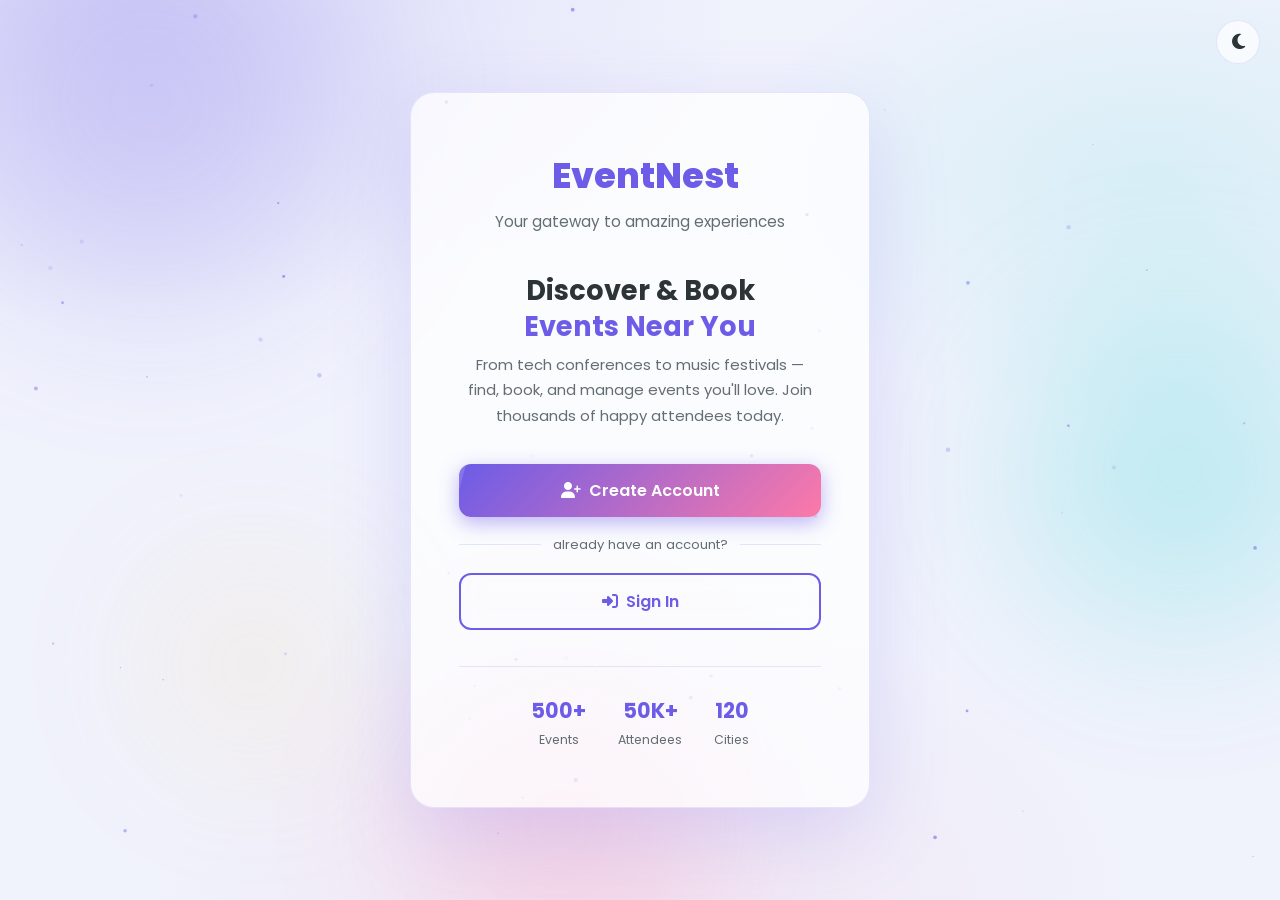
<file: index.html>
<!DOCTYPE html>
<html lang="en">
<head>
<meta charset="UTF-8">
<meta name="viewport" content="width=device-width, initial-scale=1.0">
<title>EventNest - Discover & Book Amazing Events</title>
<link rel="stylesheet" href="css/style.css">
<link rel="stylesheet" href="https://cdnjs.cloudflare.com/ajax/libs/font-awesome/6.5.1/css/all.min.css">
<link rel="preconnect" href="https://fonts.googleapis.com">
<link href="https://fonts.googleapis.com/css2?family=Poppins:wght@300;400;500;600;700;800&display=swap" rel="stylesheet">
</head>
<body>

<!-- ANIMATED BACKGROUND -->
<div class="orb-canvas">
  <div class="orb orb-1"></div>
  <div class="orb orb-2"></div>
  <div class="orb orb-3"></div>
  <div class="orb orb-4"></div>
</div>

<canvas id="particles"></canvas>

<!-- NAVBAR -->
<nav class="navbar" id="navbar">
  <div class="container">
    <a href="index.html" class="logo"><i class="fas fa-calendar-star"></i> EventNest</a>
    <ul class="nav-menu" id="navMenu">
      <li><a href="index.html" class="active">Home</a></li>
      <li><a href="events.html">Events</a></li>
      <li><a href="categories.html">Categories</a></li>
      <li><a href="my-bookings.html">My Bookings</a></li>
    </ul>
        <div style="display:flex; align-items:center; gap: 14px;">
      <button class="theme-toggle" aria-label="Toggle theme"><i class="fas fa-moon"></i></button>
      <div class="user-menu-wrap" id="userMenuWrap"></div>
      <button class="hamburger" id="hamburger" aria-label="Menu"><span></span><span></span><span></span></button>
    </div>
  </div>
</nav>

<!-- HERO -->
<section class="hero">
  <div class="hero-bg-shapes">
    <div class="hero-shape hero-shape-1"></div>
    <div class="hero-shape hero-shape-2"></div>
    <div class="hero-shape hero-shape-3"></div>
  </div>
  <div class="container">
    <div class="hero-content">
      <div class="hero-badge"><i class="fas fa-fire"></i> 500+ Live Events This Month</div>
      <h1>
        <span class="line">Discover &amp; Book</span>
        <span class="line"><span>Amazing Events</span></span>
        <span class="line">Near You</span>
      </h1>
      <p>From tech conferences to music festivals — find experiences that matter to you and book your spot in just a few clicks.</p>
      <div class="hero-actions">
        <a href="events.html" class="btn btn-primary"><i class="fas fa-compass"></i> Explore Events</a>
      </div>
      <div class="hero-stats">
        <div class="stat-box"><h3 class="counter" data-target="500">0</h3><p>Events Hosted</p></div>
        <div class="stat-box"><h3 class="counter" data-target="50000" data-suffix="K+">0</h3><p>Happy Attendees</p></div>
        <div class="stat-box"><h3 class="counter" data-target="120">0</h3><p>Cities Covered</p></div>
      </div>
    </div>
    <div class="hero-image">
      <div class="hero-image-wrap">
        <img src="https://images.unsplash.com/photo-1492684223066-81342ee5ff30?w=900&q=80" alt="Event crowd">
        <div class="hero-float-card card-1">
          <i class="fas fa-ticket"></i>
          <div><div style="font-size:0.78rem;color:var(--text-muted)">Just booked</div><div>DevConf 2026</div></div>
        </div>
        <div class="hero-float-card card-2">
          <i class="fas fa-star" style="color:#fdcb6e"></i>
          <div><div style="font-size:0.78rem;color:var(--text-muted)">Rated</div><div>4.9 / 5.0</div></div>
        </div>
      </div>
    </div>
  </div>
</section>

<!-- FEATURED EVENTS -->
<section class="section">
  <div class="container">
    <div class="section-header reveal">
      <div class="eyebrow">✦ Handpicked for You</div>
      <h2>Featured <span>Events</span></h2>
      <p>Hand-picked experiences you don't want to miss out on this season.</p>
    </div>
    <div class="events-grid" id="featuredEvents"></div>
    <div class="text-center mt-2 reveal">
      <a href="events.html" class="btn btn-outline"><i class="fas fa-arrow-right"></i> View All Events</a>
    </div>
  </div>
</section>

<!-- CATEGORIES SECTION -->
<section class="section" style="padding-top:0;">
  <div class="container">
    <div class="section-header reveal">
      <div class="eyebrow">✦ Browse by Type</div>
      <h2>Event <span>Categories</span></h2>
      <p>Pick a category and discover events tailored to your interests.</p>
    </div>
    <div style="display:grid;grid-template-columns:repeat(auto-fill,minmax(150px,1fr));gap:16px;" id="homeCategoryCards"></div>
    <div class="text-center mt-2 reveal">
      <a href="categories.html" class="btn btn-outline"><i class="fas fa-grid-2"></i> View All Categories</a>
    </div>
  </div>
</section>

<!-- WHY CHOOSE US -->
<section class="section" style="padding-top:0;">
  <div class="container">
    <div class="section-header reveal">
      <div class="eyebrow">✦ Why EventNest</div>
      <h2>Everything You <span>Need</span></h2>
      <p>We make event discovery and booking simple, fast, and enjoyable.</p>
    </div>
    <div class="events-grid">
      <div class="feature-card reveal">
        <div class="feature-icon"><i class="fas fa-bolt"></i></div>
        <h3>Instant Booking</h3>
        <p>Book your tickets in seconds with our streamlined checkout process.</p>
      </div>
      <div class="feature-card reveal">
        <div class="feature-icon" style="background: linear-gradient(135deg, var(--secondary), #00b894)"><i class="fas fa-shield-halved"></i></div>
        <h3>Secure &amp; Reliable</h3>
        <p>Your data stays safe with secure local storage and validated forms.</p>
      </div>
      <div class="feature-card reveal">
        <div class="feature-icon" style="background: linear-gradient(135deg, var(--accent), #e84393)"><i class="fas fa-tags"></i></div>
        <h3>Best Prices</h3>
        <p>Discover events for every budget, including free community events.</p>
      </div>
      <div class="feature-card reveal">
        <div class="feature-icon" style="background: linear-gradient(135deg, var(--accent2), #e17055)"><i class="fas fa-headset"></i></div>
        <h3>24/7 Support</h3>
        <p>Our team is always ready to help you with any questions or issues.</p>
      </div>
    </div>
  </div>
</section>

<!-- FOOTER -->
<footer class="footer">
  <div class="container">
    <div class="footer-grid">
      <div>
        <div class="logo" style="margin-bottom:16px;font-size:1.3rem;"><i class="fas fa-calendar-star"></i> EventNest</div>
        <p>Your one-stop platform to discover, explore, and book the best events happening around you.</p>
        <div class="social-icons">
          <a href="#" aria-label="Facebook"><i class="fab fa-facebook-f"></i></a>
          <a href="#" aria-label="Twitter"><i class="fab fa-twitter"></i></a>
          <a href="#" aria-label="Instagram"><i class="fab fa-instagram"></i></a>
          <a href="#" aria-label="LinkedIn"><i class="fab fa-linkedin-in"></i></a>
        </div>
      </div>
      <div>
        <h4>Quick Links</h4>
        <a href="index.html">Home</a><br>
        <a href="events.html">Events</a><br>
        <a href="my-bookings.html">My Bookings</a><br>
      </div>
      <div>
        <h4>Categories</h4>
        <a href="categories.html?category=Technology">Technology</a><br>
        <a href="categories.html?category=Music">Music</a><br>
        <a href="categories.html?category=Business">Business</a><br>
        <a href="categories.html?category=Sports">Sports</a>
      </div>
      <div>
        <h4>Contact</h4>
        <p><i class="fas fa-location-dot"></i> Karachi, Pakistan</p>
        <p><i class="fas fa-envelope"></i> hello@eventnest.com</p>
        <p><i class="fas fa-phone"></i> +92 300 1234567</p>
      </div>
    </div>
    <div class="footer-bottom">
      &copy; 2026 EventNest. All rights reserved. Built with HTML, CSS &amp; JavaScript.
    </div>
  </div>
</footer>

<script src="js/app.js"></script>
<script>
// ── Particle canvas ──
(function(){
  const canvas = document.getElementById('particles');
  if(!canvas) return;
  const ctx = canvas.getContext('2d');
  let W, H, particles = [];
  function resize(){ W = canvas.width = window.innerWidth; H = canvas.height = window.innerHeight; }
  resize();
  window.addEventListener('resize', resize);
  const isDark = () => document.documentElement.getAttribute('data-theme') === 'dark';
  for(let i=0;i<70;i++){
    particles.push({
      x: Math.random()*W, y: Math.random()*H,
      r: Math.random()*2+0.5,
      vx: (Math.random()-0.5)*0.4, vy: (Math.random()-0.5)*0.4,
      alpha: Math.random()*0.5+0.1
    });
  }
  function draw(){
    ctx.clearRect(0,0,W,H);
    const color = isDark() ? '162,155,254' : '108,92,231';
    particles.forEach(p=>{
      ctx.beginPath();
      ctx.arc(p.x, p.y, p.r, 0, Math.PI*2);
      ctx.fillStyle = `rgba(${color},${p.alpha})`;
      ctx.fill();
      p.x += p.vx; p.y += p.vy;
      if(p.x<0||p.x>W) p.vx*=-1;
      if(p.y<0||p.y>H) p.vy*=-1;
    });
    // Draw lines
    particles.forEach((a,i)=>{
      particles.slice(i+1).forEach(b=>{
        const dist = Math.hypot(a.x-b.x, a.y-b.y);
        if(dist<120){
          ctx.beginPath();
          ctx.moveTo(a.x,a.y); ctx.lineTo(b.x,b.y);
          ctx.strokeStyle = `rgba(${color},${0.12*(1-dist/120)})`;
          ctx.lineWidth = 0.8;
          ctx.stroke();
        }
      });
    });
    requestAnimationFrame(draw);
  }
  draw();
})();

// ── Scroll reveals ──
const obs = new IntersectionObserver((entries)=>{
  entries.forEach(e=>{ if(e.isIntersecting){ e.target.classList.add('visible'); obs.unobserve(e.target); } });
},{threshold:0.15});
document.querySelectorAll('.reveal').forEach(el=>obs.observe(el));

// ── Navbar scroll ──
window.addEventListener('scroll',()=>{
  document.getElementById('navbar').classList.toggle('scrolled', window.scrollY>30);
});

// ── Hamburger ──
document.getElementById('hamburger').addEventListener('click',function(){
  this.classList.toggle('active');
  document.getElementById('navMenu').classList.toggle('active');
});

// ── Category cards on home ──
(function(){
  const CAT_META = {
    Technology:    { icon: 'fas fa-microchip',       gradient: 'linear-gradient(135deg,#6c5ce7,#a29bfe)' },
    Music:         { icon: 'fas fa-music',            gradient: 'linear-gradient(135deg,#fd79a8,#e84393)' },
    Business:      { icon: 'fas fa-briefcase',        gradient: 'linear-gradient(135deg,#00b894,#00cec9)' },
    Art:           { icon: 'fas fa-palette',          gradient: 'linear-gradient(135deg,#fdcb6e,#e17055)' },
    Sports:        { icon: 'fas fa-trophy',           gradient: 'linear-gradient(135deg,#00cec9,#0984e3)' },
    Food:          { icon: 'fas fa-utensils',         gradient: 'linear-gradient(135deg,#e17055,#d63031)' },
    Entertainment: { icon: 'fas fa-masks-theater',    gradient: 'linear-gradient(135deg,#a29bfe,#6c5ce7)' },
    Education:     { icon: 'fas fa-graduation-cap',   gradient: 'linear-gradient(135deg,#55efc4,#00b894)' },
  };
  const container = document.getElementById('homeCategoryCards');
  if (!container) return;
  container.innerHTML = Object.entries(CAT_META).map(([name, meta]) => `
    <a href="categories.html?category=${name}" style="
      display:flex;flex-direction:column;align-items:center;justify-content:center;gap:10px;
      padding:22px 12px;border-radius:16px;text-decoration:none;cursor:pointer;
      background:var(--card-bg);border:1px solid var(--card-border);
      transition:transform .22s,box-shadow .22s;text-align:center;
    " onmouseover="this.style.transform='translateY(-5px)';this.style.boxShadow='0 12px 30px rgba(108,92,231,0.18)'"
       onmouseout="this.style.transform='';this.style.boxShadow=''">
      <div style="width:52px;height:52px;border-radius:14px;background:${meta.gradient};display:flex;align-items:center;justify-content:center;color:#fff;font-size:1.4rem;">
        <i class="${meta.icon}"></i>
      </div>
      <span style="font-size:0.84rem;font-weight:600;color:var(--text);">${name}</span>
    </a>
  `).join('');
})();

function animateCounter(el){
  const target = parseInt(el.dataset.target);
  const suffix = el.dataset.suffix || '+';
  const dur = 1800, step = 16;
  let current = 0;
  const inc = target / (dur / step);
  const t = setInterval(()=>{
    current = Math.min(current + inc, target);
    if(target >= 1000 && suffix.includes('K')){
      el.textContent = (current/1000).toFixed(0) + 'K+';
    } else {
      el.textContent = Math.floor(current) + suffix;
    }
    if(current >= target) clearInterval(t);
  }, step);
}

const cObs = new IntersectionObserver((entries)=>{
  entries.forEach(e=>{
    if(e.isIntersecting){
      animateCounter(e.target);
      cObs.unobserve(e.target);
    }
  });
},{threshold:0.5});
document.querySelectorAll('.counter').forEach(el=>cObs.observe(el));
</script>
</body>
</html>
</file>
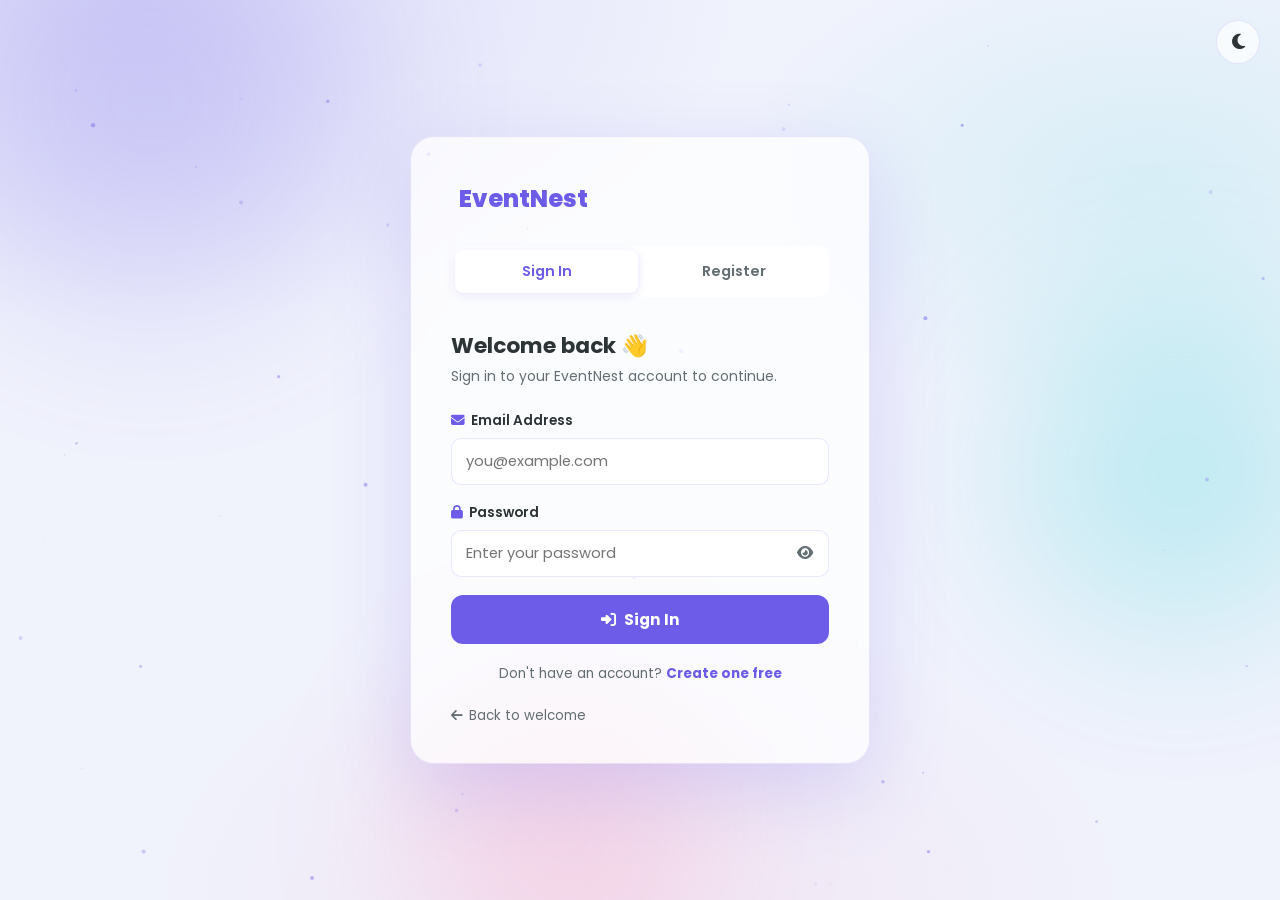
<file: auth.html>
<!DOCTYPE html>
<html lang="en">
<head>
<meta charset="UTF-8">
<meta name="viewport" content="width=device-width, initial-scale=1.0">
<title>Sign In / Register – EventNest</title>
<link rel="stylesheet" href="css/style.css">
<link rel="stylesheet" href="https://cdnjs.cloudflare.com/ajax/libs/font-awesome/6.5.1/css/all.min.css">
<link href="https://fonts.googleapis.com/css2?family=Poppins:wght@300;400;500;600;700;800&display=swap" rel="stylesheet">
<style>
* { box-sizing: border-box; }

.auth-page {
  min-height: 100vh;
  display: flex;
  align-items: center;
  justify-content: center;
  padding: 40px 20px;
  position: relative;
  z-index: 1;
}

.auth-card {
  background: var(--card-bg);
  border: 1px solid var(--card-border);
  border-radius: 24px;
  padding: 44px 40px 36px;
  max-width: 460px;
  width: 100%;
  box-shadow: 0 24px 80px rgba(108,92,231,0.2);
  position: relative;
  z-index: 2;
}

.auth-logo {
  font-size: 1.5rem;
  font-weight: 800;
  color: var(--primary);
  display: flex;
  align-items: center;
  gap: 8px;
  margin-bottom: 30px;
  text-decoration: none;
}

/* ── Tab switcher ── */
.auth-tabs {
  display: flex;
  background: var(--bg-secondary);
  border-radius: 12px;
  padding: 4px;
  margin-bottom: 32px;
  gap: 4px;
}
.auth-tab {
  flex: 1;
  padding: 11px 10px;
  text-align: center;
  border-radius: 9px;
  font-size: 0.9rem;
  font-weight: 600;
  cursor: pointer;
  border: none;
  background: transparent;
  color: var(--text-muted);
  transition: all 0.2s;
  font-family: inherit;
}
.auth-tab.active {
  background: var(--card-bg);
  color: var(--primary);
  box-shadow: 0 2px 10px rgba(108,92,231,0.18);
}

/* ── Forms ── */
.auth-panel { display: none; }
.auth-panel.show { display: block; }

.auth-title { font-size: 1.35rem; font-weight: 700; margin: 0 0 4px; }
.auth-subtitle { color: var(--text-muted); font-size: 0.87rem; margin: 0 0 24px; }

.form-group {
  margin-bottom: 18px;
}
.form-group label {
  display: block;
  font-size: 0.85rem;
  font-weight: 600;
  margin-bottom: 7px;
  color: var(--text);
}
.form-group label i { margin-right: 6px; color: var(--primary); }
.form-group input {
  width: 100%;
  padding: 12px 14px;
  border-radius: 10px;
  border: 1.5px solid var(--card-border);
  background: var(--bg-secondary);
  color: var(--text);
  font-size: 0.92rem;
  font-family: inherit;
  outline: none;
  transition: border-color 0.2s, box-shadow 0.2s;
}
.form-group input:focus {
  border-color: var(--primary);
  box-shadow: 0 0 0 3px rgba(108,92,231,0.12);
}
.form-group.error input {
  border-color: #e17055;
  box-shadow: 0 0 0 3px rgba(225,112,85,0.1);
}
.form-group.success input {
  border-color: #00b894;
}
.err-msg {
  font-size: 0.78rem;
  color: #e17055;
  margin-top: 5px;
  display: none;
}
.form-group.error .err-msg { display: block; }

/* password wrap */
.pass-wrap { position: relative; }
.pass-wrap input { padding-right: 44px; }
.pass-eye {
  position: absolute;
  right: 12px;
  top: 50%;
  transform: translateY(-50%);
  background: none;
  border: none;
  color: var(--text-muted);
  cursor: pointer;
  font-size: 0.9rem;
  padding: 4px;
}
.pass-eye:hover { color: var(--primary); }

/* alert box */
.alert-box {
  background: rgba(225,112,85,0.1);
  border: 1px solid rgba(225,112,85,0.3);
  border-radius: 10px;
  padding: 11px 14px;
  font-size: 0.84rem;
  color: #e17055;
  margin-bottom: 16px;
  display: none;
}
.alert-box.show { display: block; }

.btn-auth {
  width: 100%;
  padding: 13px;
  border-radius: 12px;
  border: none;
  background: var(--primary);
  color: #fff;
  font-size: 0.95rem;
  font-weight: 700;
  font-family: inherit;
  cursor: pointer;
  display: flex;
  align-items: center;
  justify-content: center;
  gap: 8px;
  transition: opacity 0.2s, transform 0.15s;
  margin-top: 6px;
}
.btn-auth:hover { opacity: 0.9; transform: translateY(-1px); }
.btn-auth:active { transform: translateY(0); }

.auth-switch {
  text-align: center;
  margin-top: 20px;
  font-size: 0.85rem;
  color: var(--text-muted);
}
.auth-switch a {
  color: var(--primary);
  font-weight: 700;
  text-decoration: none;
}
.auth-switch a:hover { text-decoration: underline; }

.back-link {
  display: inline-flex;
  align-items: center;
  gap: 6px;
  color: var(--text-muted);
  font-size: 0.83rem;
  text-decoration: none;
  margin-top: 22px;
  transition: color 0.2s;
}
.back-link:hover { color: var(--primary); }

.theme-corner { position: fixed; top: 20px; right: 20px; z-index: 100; }

@media(max-width: 480px) {
  .auth-card { padding: 32px 20px 28px; }
}
</style>
</head>
<body>

<div class="orb-canvas">
  <div class="orb orb-1"></div>
  <div class="orb orb-2"></div>
  <div class="orb orb-3"></div>
</div>
<canvas id="particles" style="position:fixed;inset:0;z-index:0;pointer-events:none;"></canvas>
<button class="theme-toggle theme-corner" aria-label="Toggle theme"><i class="fas fa-moon"></i></button>

<div class="auth-page">
  <div class="auth-card">

    <a href="welcome.html" class="auth-logo">
      <i class="fas fa-calendar-star"></i> EventNest
    </a>

    <!-- TAB SWITCHER -->
    <div class="auth-tabs">
      <button class="auth-tab" id="tabLogin"    onclick="showTab('login')">Sign In</button>
      <button class="auth-tab" id="tabRegister" onclick="showTab('register')">Register</button>
    </div>

    <!-- ═══════════ LOGIN PANEL ═══════════ -->
    <div class="auth-panel" id="loginPanel">
      <h2 class="auth-title">Welcome back 👋</h2>
      <p class="auth-subtitle">Sign in to your EventNest account to continue.</p>

      <div class="form-group" id="fg-loginEmail">
        <label for="loginEmail"><i class="fas fa-envelope"></i>Email Address</label>
        <input type="email" id="loginEmail" placeholder="you@example.com" autocomplete="email">
        <div class="err-msg">Please enter a valid email address.</div>
      </div>

      <div class="form-group" id="fg-loginPass">
        <label for="loginPass"><i class="fas fa-lock"></i>Password</label>
        <div class="pass-wrap">
          <input type="password" id="loginPass" placeholder="Enter your password" autocomplete="current-password">
          <button type="button" class="pass-eye" onclick="toggleEye('loginPass',this)"><i class="fas fa-eye"></i></button>
        </div>
        <div class="err-msg">Password is required.</div>
      </div>

      <div class="alert-box" id="loginAlert"></div>

      <button class="btn-auth" onclick="doLogin()">
        <i class="fas fa-right-to-bracket"></i> Sign In
      </button>

      <div class="auth-switch">
        Don't have an account? <a href="#" onclick="showTab('register');return false;">Create one free</a>
      </div>
    </div>

    <!-- ═══════════ REGISTER PANEL ═══════════ -->
    <div class="auth-panel" id="registerPanel">
      <h2 class="auth-title">Create account ✨</h2>
      <p class="auth-subtitle">Join EventNest and start booking amazing events.</p>

      <div class="form-group" id="fg-regUsername">
        <label for="regUsername"><i class="fas fa-user"></i>Username</label>
        <input type="text" id="regUsername" placeholder="e.g. ali_khan" autocomplete="username">
        <div class="err-msg">Username must be at least 3 characters (letters, numbers, _ only).</div>
      </div>

      <div class="form-group" id="fg-regEmail">
        <label for="regEmail"><i class="fas fa-envelope"></i>Email Address</label>
        <input type="email" id="regEmail" placeholder="you@example.com" autocomplete="email">
        <div class="err-msg">Please enter a valid email address.</div>
      </div>

      <div class="form-group" id="fg-regPass">
        <label for="regPass"><i class="fas fa-lock"></i>Password</label>
        <div class="pass-wrap">
          <input type="password" id="regPass" placeholder="Minimum 6 characters" autocomplete="new-password">
          <button type="button" class="pass-eye" onclick="toggleEye('regPass',this)"><i class="fas fa-eye"></i></button>
        </div>
        <div class="err-msg">Password must be at least 6 characters.</div>
      </div>

      <div class="form-group" id="fg-regConfirm">
        <label for="regConfirm"><i class="fas fa-lock"></i>Confirm Password</label>
        <div class="pass-wrap">
          <input type="password" id="regConfirm" placeholder="Repeat your password" autocomplete="new-password">
          <button type="button" class="pass-eye" onclick="toggleEye('regConfirm',this)"><i class="fas fa-eye"></i></button>
        </div>
        <div class="err-msg">Passwords do not match.</div>
      </div>

      <div class="alert-box" id="registerAlert"></div>

      <button class="btn-auth" onclick="doRegister()">
        <i class="fas fa-user-plus"></i> Create Account
      </button>

      <div class="auth-switch">
        Already have an account? <a href="#" onclick="showTab('login');return false;">Sign in</a>
      </div>
    </div>

    <a href="welcome.html" class="back-link"><i class="fas fa-arrow-left"></i> Back to welcome</a>

  </div>
</div>


</body>
<script src="js/app.js"></script>
<script>
/* ════════════════════════════════════
   AUTH PAGE  –  clean rewrite
   ════════════════════════════════════ */

const USERS_KEY   = 'ems_users';
const SESSION_KEY = 'ems_user_session';

/* ── Tab switcher ── */
function showTab(tab) {
  var loginPanel    = document.getElementById('loginPanel');
  var registerPanel = document.getElementById('registerPanel');
  var tabLogin      = document.getElementById('tabLogin');
  var tabRegister   = document.getElementById('tabRegister');

  if (tab === 'login') {
    loginPanel.style.display    = 'block';
    registerPanel.style.display = 'none';
    tabLogin.classList.add('active');
    tabRegister.classList.remove('active');
  } else {
    loginPanel.style.display    = 'none';
    registerPanel.style.display = 'block';
    tabLogin.classList.remove('active');
    tabRegister.classList.add('active');
  }
}

/* ── Password eye toggle ── */
function toggleEye(inputId, btn) {
  var inp = document.getElementById(inputId);
  var hide = inp.type === 'password';
  inp.type = hide ? 'text' : 'password';
  btn.innerHTML = hide ? '<i class="fas fa-eye-slash"></i>' : '<i class="fas fa-eye"></i>';
}

/* ── Field validation helpers ── */
function fieldOk(groupId) {
  document.getElementById(groupId).classList.remove('error');
  document.getElementById(groupId).classList.add('success');
}
function fieldErr(groupId) {
  document.getElementById(groupId).classList.add('error');
  document.getElementById(groupId).classList.remove('success');
}
function clearField(groupId) {
  document.getElementById(groupId).classList.remove('error','success');
}

/* ── Local storage helpers ── */
function getUsers() {
  try { return JSON.parse(localStorage.getItem(USERS_KEY) || '[]'); } catch(e) { return []; }
}
function saveUsers(users) {
  localStorage.setItem(USERS_KEY, JSON.stringify(users));
}
function setSession(user) {
  localStorage.setItem(SESSION_KEY, JSON.stringify({
    name:     user.username,
    username: user.username,
    email:    user.email
  }));
}

/* ══════════ LOGIN ══════════ */
function doLogin() {
  var email   = document.getElementById('loginEmail').value.trim();
  var pass    = document.getElementById('loginPass').value;
  var alertEl = document.getElementById('loginAlert');
  var valid   = true;

  // Reset
  clearField('fg-loginEmail');
  clearField('fg-loginPass');
  alertEl.classList.remove('show');

  // Validate email
  if (!email || !/^[^\s@]+@[^\s@]+\.[^\s@]+$/.test(email)) {
    fieldErr('fg-loginEmail'); valid = false;
  } else { fieldOk('fg-loginEmail'); }

  // Validate password
  if (!pass) {
    fieldErr('fg-loginPass'); valid = false;
  } else { fieldOk('fg-loginPass'); }

  if (!valid) return;

  // Check credentials
  var users = getUsers();
  var user  = users.find(function(u) {
    return u.email === email && u.password === pass;
  });

  if (user) {
    setSession(user);
    showToast('Welcome back, ' + user.username + '! 🎉');
    setTimeout(function() { window.location.href = 'index.html'; }, 800);
  } else {
    alertEl.textContent = 'Incorrect email or password. Please try again.';
    alertEl.classList.add('show');
    fieldErr('fg-loginEmail');
    fieldErr('fg-loginPass');
  }
}

/* ══════════ REGISTER ══════════ */
function doRegister() {
  var username = document.getElementById('regUsername').value.trim();
  var email    = document.getElementById('regEmail').value.trim();
  var pass     = document.getElementById('regPass').value;
  var confirm  = document.getElementById('regConfirm').value;
  var alertEl  = document.getElementById('registerAlert');
  var valid    = true;

  // Reset all
  ['fg-regUsername','fg-regEmail','fg-regPass','fg-regConfirm'].forEach(clearField);
  alertEl.classList.remove('show');

  // Username: min 3 chars, letters/numbers/underscore
  if (!username || username.length < 3 || !/^[a-zA-Z0-9_]+$/.test(username)) {
    fieldErr('fg-regUsername'); valid = false;
  } else { fieldOk('fg-regUsername'); }

  // Email format
  if (!email || !/^[^\s@]+@[^\s@]+\.[^\s@]+$/.test(email)) {
    fieldErr('fg-regEmail'); valid = false;
  } else { fieldOk('fg-regEmail'); }

  // Password min 6
  if (!pass || pass.length < 6) {
    fieldErr('fg-regPass'); valid = false;
  } else { fieldOk('fg-regPass'); }

  // Confirm match
  if (!confirm || confirm !== pass) {
    fieldErr('fg-regConfirm'); valid = false;
  } else { fieldOk('fg-regConfirm'); }

  if (!valid) return;

  // Check duplicates
  var users = getUsers();
  if (users.find(function(u) { return u.email === email; })) {
    alertEl.textContent = 'An account with this email already exists. Please sign in.';
    alertEl.classList.add('show');
    fieldErr('fg-regEmail');
    return;
  }
  if (users.find(function(u) { return u.username.toLowerCase() === username.toLowerCase(); })) {
    alertEl.textContent = 'This username is already taken. Please choose another.';
    alertEl.classList.add('show');
    fieldErr('fg-regUsername');
    return;
  }

  // Save new user
  var newUser = {
    id:        'usr-' + Date.now(),
    username:  username,
    email:     email,
    password:  pass,
    createdAt: new Date().toISOString()
  };
  users.push(newUser);
  saveUsers(users);
  setSession(newUser);

  showToast('Account created! Welcome to EventNest 🎉');
  setTimeout(function() { window.location.href = 'index.html'; }, 800);
}

/* ══════════ REAL-TIME VALIDATION ══════════ */
document.addEventListener('DOMContentLoaded', function() {

  // Redirect if already logged in
  if (localStorage.getItem(SESSION_KEY)) {
    window.location.replace('index.html');
    return;
  }

  // Show correct tab from URL param
  var mode = new URLSearchParams(window.location.search).get('mode');
  showTab(mode === 'register' ? 'register' : 'login');

  // Login – blur validation
  var lEmail = document.getElementById('loginEmail');
  var lPass  = document.getElementById('loginPass');

  lEmail.addEventListener('blur', function() {
    if (!this.value.trim() || !/^[^\s@]+@[^\s@]+\.[^\s@]+$/.test(this.value.trim()))
      fieldErr('fg-loginEmail');
    else fieldOk('fg-loginEmail');
  });
  lEmail.addEventListener('input', function() {
    if (/^[^\s@]+@[^\s@]+\.[^\s@]+$/.test(this.value.trim())) fieldOk('fg-loginEmail');
  });
  lPass.addEventListener('blur', function() {
    if (!this.value) fieldErr('fg-loginPass'); else fieldOk('fg-loginPass');
  });
  lPass.addEventListener('input', function() {
    if (this.value) fieldOk('fg-loginPass');
  });

  // Register – blur validation
  document.getElementById('regUsername').addEventListener('blur', function() {
    if (this.value.trim().length >= 3 && /^[a-zA-Z0-9_]+$/.test(this.value.trim()))
      fieldOk('fg-regUsername');
    else fieldErr('fg-regUsername');
  });
  document.getElementById('regUsername').addEventListener('input', function() {
    if (this.value.trim().length >= 3 && /^[a-zA-Z0-9_]+$/.test(this.value.trim()))
      fieldOk('fg-regUsername');
    else if (document.getElementById('fg-regUsername').classList.contains('error'))
      clearField('fg-regUsername');
  });

  document.getElementById('regEmail').addEventListener('blur', function() {
    if (/^[^\s@]+@[^\s@]+\.[^\s@]+$/.test(this.value.trim())) fieldOk('fg-regEmail');
    else fieldErr('fg-regEmail');
  });
  document.getElementById('regEmail').addEventListener('input', function() {
    if (/^[^\s@]+@[^\s@]+\.[^\s@]+$/.test(this.value.trim())) fieldOk('fg-regEmail');
  });

  document.getElementById('regPass').addEventListener('blur', function() {
    if (this.value.length >= 6) fieldOk('fg-regPass'); else fieldErr('fg-regPass');
  });
  document.getElementById('regPass').addEventListener('input', function() {
    if (this.value.length >= 6) fieldOk('fg-regPass');
    // re-check confirm if already typed
    var cf = document.getElementById('regConfirm');
    if (cf.value) {
      if (cf.value === this.value) fieldOk('fg-regConfirm');
      else fieldErr('fg-regConfirm');
    }
  });

  document.getElementById('regConfirm').addEventListener('blur', function() {
    var pass = document.getElementById('regPass').value;
    if (this.value && this.value === pass) fieldOk('fg-regConfirm');
    else fieldErr('fg-regConfirm');
  });
  document.getElementById('regConfirm').addEventListener('input', function() {
    var pass = document.getElementById('regPass').value;
    if (this.value === pass) fieldOk('fg-regConfirm');
    else if (document.getElementById('fg-regConfirm').classList.contains('error'))
      clearField('fg-regConfirm');
  });

  // Enter key on login
  document.getElementById('loginPass').addEventListener('keydown', function(e) {
    if (e.key === 'Enter') doLogin();
  });
  // Enter key on register
  document.getElementById('regConfirm').addEventListener('keydown', function(e) {
    if (e.key === 'Enter') doRegister();
  });
});

/* ── Particles ── */
(function(){
  var c = document.getElementById('particles'); if(!c) return;
  var ctx = c.getContext('2d'); var W, H, pts = [];
  function resize(){ W=c.width=window.innerWidth; H=c.height=window.innerHeight; }
  resize(); window.addEventListener('resize', resize);
  var isDark = function(){ return document.documentElement.getAttribute('data-theme')==='dark'; };
  for(var i=0;i<50;i++) pts.push({x:Math.random()*W,y:Math.random()*H,r:Math.random()*1.8+.4,vx:(Math.random()-.5)*.35,vy:(Math.random()-.5)*.35,alpha:Math.random()*.4+.1});
  function draw(){
    ctx.clearRect(0,0,W,H);
    var col = isDark()?'162,155,254':'108,92,231';
    pts.forEach(function(p){
      ctx.beginPath(); ctx.arc(p.x,p.y,p.r,0,Math.PI*2);
      ctx.fillStyle='rgba('+col+','+p.alpha+')'; ctx.fill();
      p.x+=p.vx; p.y+=p.vy;
      if(p.x<0||p.x>W) p.vx*=-1;
      if(p.y<0||p.y>H) p.vy*=-1;
    });
    requestAnimationFrame(draw);
  }
  draw();
})();
</script>
</html>
</file>
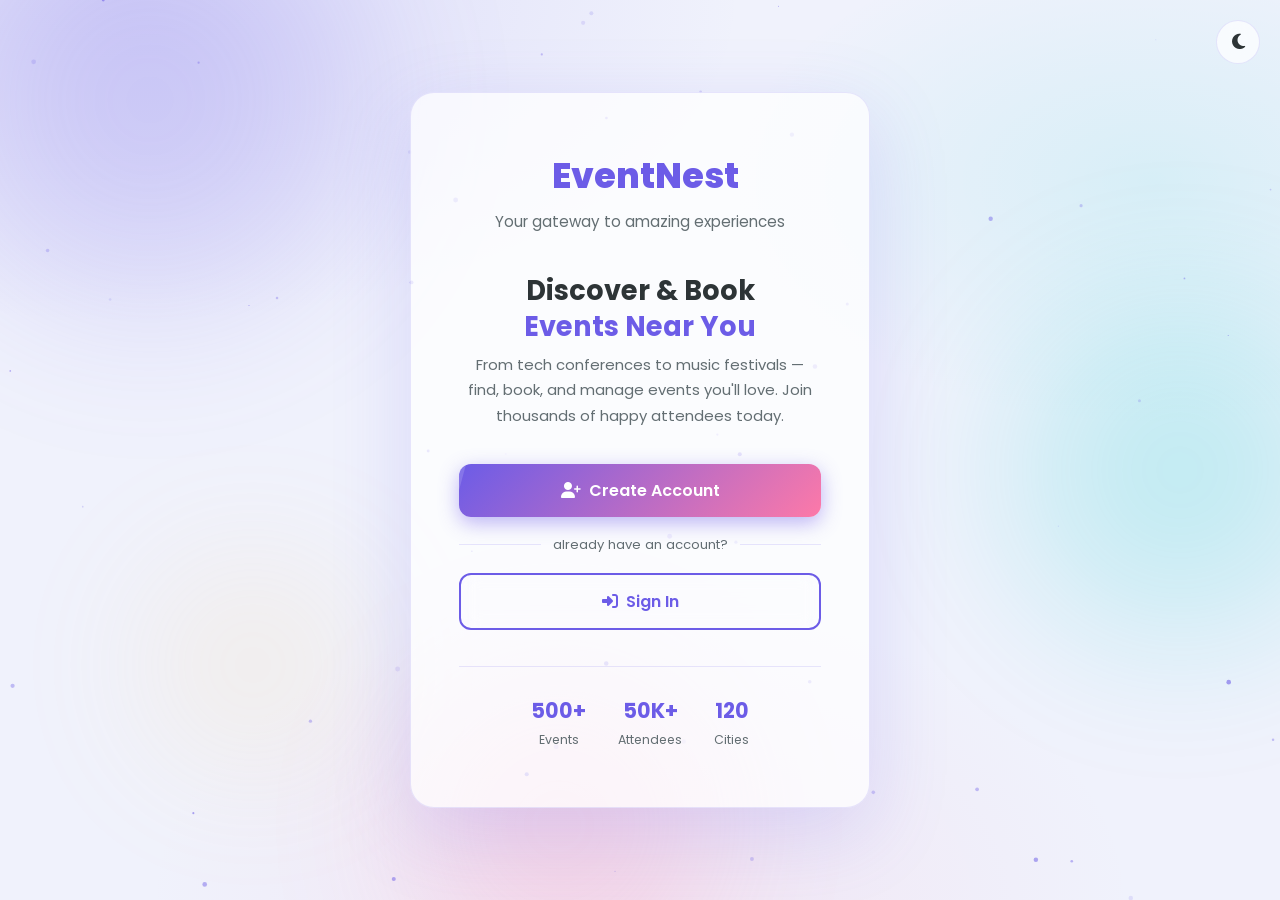
<file: booking.html>
<!DOCTYPE html>
<html lang="en">
<head>
<meta charset="UTF-8">
<meta name="viewport" content="width=device-width, initial-scale=1.0">
<title>Book Event - EventNest</title>
<link rel="stylesheet" href="css/style.css">
<link rel="stylesheet" href="https://cdnjs.cloudflare.com/ajax/libs/font-awesome/6.5.1/css/all.min.css">
<link href="https://fonts.googleapis.com/css2?family=Poppins:wght@300;400;500;600;700;800&display=swap" rel="stylesheet">
</head>
<body>
<div class="orb-canvas">
  <div class="orb orb-1"></div>
  <div class="orb orb-2"></div>
  <div class="orb orb-3"></div>
</div>
<canvas id="particles"></canvas>


<nav class="navbar" id="navbar">
  <div class="container">
    <a href="index.html" class="logo"><i class="fas fa-calendar-star"></i> EventNest</a>
    <ul class="nav-menu" id="navMenu">
      <li><a href="index.html">Home</a></li>
      <li><a href="events.html">Events</a></li>
      <li><a href="categories.html">Categories</a></li>
      <li><a href="my-bookings.html">My Bookings</a></li>
    </ul>
        <div style="display:flex; align-items:center; gap: 14px;">
      <button class="theme-toggle" aria-label="Toggle theme"><i class="fas fa-moon"></i></button>
      <div class="user-menu-wrap" id="userMenuWrap"></div>
      <button class="hamburger" id="hamburger" aria-label="Menu"><span></span><span></span><span></span></button>
    </div>
  </div>
</nav>

<div class="page-header">
  <div class="container">
    <h1>Book Your <span style="color:var(--primary)">Tickets</span></h1>
    <p>Fill in your details below to confirm your booking.</p>
  </div>
</div>

<section class="section" style="padding-top:0;">
  <div class="container">
    <div style="max-width:600px; margin:0 auto;">
      <div id="eventSummary"></div>

      <div class="form-card">
        <form id="bookingForm" novalidate>
          <div class="form-group">
            <label for="fullName"><i class="fas fa-user"></i> Full Name</label>
            <input type="text" id="fullName" placeholder="Enter your full name" required>
            <div class="error-text">Please enter your full name (min 3 characters).</div>
          </div>

          <div class="form-group">
            <label for="email"><i class="fas fa-envelope"></i> Email</label>
            <input type="email" id="email" placeholder="you@example.com" required>
            <div class="error-text">Please enter a valid email address.</div>
          </div>

          <div class="form-group">
            <label for="phone"><i class="fas fa-phone"></i> Phone Number</label>
            <input type="tel" id="phone" placeholder="+92 300 1234567" required>
            <div class="error-text">Please enter a valid phone number.</div>
          </div>

          <div class="form-group">
            <label for="tickets"><i class="fas fa-ticket"></i> Number of Tickets</label>
            <input type="number" id="tickets" min="1" max="10" value="1" required>
            <div class="error-text">Tickets must be between 1 and 10.</div>
          </div>

          <div class="tickets-summary">
            <span>Total Amount (PKR)</span>
            <span class="total" id="totalPrice">Rs 0</span>
          </div>

          <button type="submit" class="btn btn-primary btn-block">
            <i class="fas fa-circle-check"></i> Book Event
          </button>
        </form>
      </div>
    </div>
  </div>
</section>

<footer class="footer">
  <div class="container">
    <div class="footer-bottom">
      &copy; 2026 EventNest. All rights reserved. Built with HTML, CSS & JavaScript.
    </div>
  </div>
</footer>

</body>

<script src="js/app.js"></script>
<script src="js/booking.js"></script>

<script>
window.addEventListener('scroll',()=>{ var nb=document.getElementById('navbar'); if(nb)nb.classList.toggle('scrolled',window.scrollY>30); });
var hb=document.getElementById('hamburger'); if(hb) hb.addEventListener('click',function(){this.classList.toggle('active');document.getElementById('navMenu').classList.toggle('active');});
(function(){ var c=document.getElementById('particles'); if(!c)return; var ctx=c.getContext('2d'),W,H,pts=[]; function resize(){W=c.width=window.innerWidth;H=c.height=window.innerHeight;} resize(); window.addEventListener('resize',resize); var isDark=()=>document.documentElement.getAttribute('data-theme')==='dark'; for(var i=0;i<50;i++) pts.push({x:Math.random()*W,y:Math.random()*H,r:Math.random()*1.8+.4,vx:(Math.random()-.5)*.35,vy:(Math.random()-.5)*.35,alpha:Math.random()*.4+.1}); function draw(){ctx.clearRect(0,0,W,H); var col=isDark()?'162,155,254':'108,92,231'; pts.forEach(function(p){ctx.beginPath();ctx.arc(p.x,p.y,p.r,0,Math.PI*2);ctx.fillStyle='rgba('+col+','+p.alpha+')';ctx.fill();p.x+=p.vx;p.y+=p.vy;if(p.x<0||p.x>W)p.vx*=-1;if(p.y<0||p.y>H)p.vy*=-1;}); requestAnimationFrame(draw);} draw(); })();
</script>
</html>
</file>
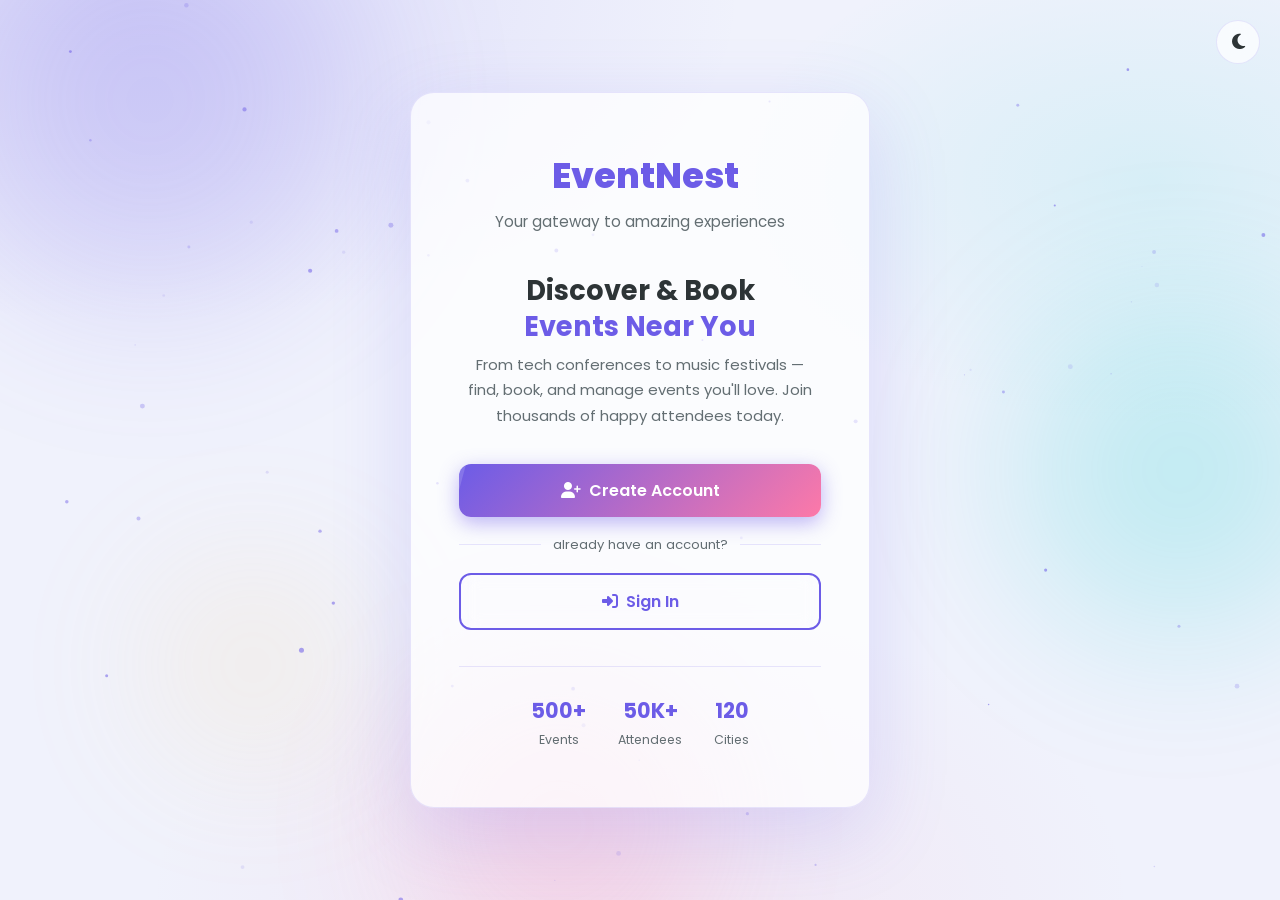
<file: categories.html>
<!DOCTYPE html>
<html lang="en">
<head>
<meta charset="UTF-8">
<meta name="viewport" content="width=device-width, initial-scale=1.0">
<title>Event Categories - EventNest</title>
<link rel="stylesheet" href="css/style.css">
<link rel="stylesheet" href="https://cdnjs.cloudflare.com/ajax/libs/font-awesome/6.5.1/css/all.min.css">
<link href="https://fonts.googleapis.com/css2?family=Poppins:wght@300;400;500;600;700;800&display=swap" rel="stylesheet">
<style>
/* ── Categories Page ── */
.categories-grid {
  display: grid;
  grid-template-columns: repeat(auto-fill, minmax(260px, 1fr));
  gap: 24px;
  margin-top: 20px;
}
.category-card {
  background: var(--card-bg);
  border: 1px solid var(--card-border);
  border-radius: 20px;
  padding: 32px 28px 24px;
  cursor: pointer;
  transition: transform 0.25s, box-shadow 0.25s, border-color 0.25s;
  text-decoration: none;
  display: block;
  position: relative;
  overflow: hidden;
}
.category-card::before {
  content: '';
  position: absolute;
  inset: 0;
  background: var(--cat-gradient);
  opacity: 0;
  transition: opacity 0.3s;
  border-radius: 20px;
}

.category-card:hover { transform: translateY(-6px); box-shadow: 0 16px 40px rgba(108,92,231,0.18); border-color: transparent; }
.category-card:hover::before { opacity: 1; }
.category-card:hover .cat-icon, .category-card:hover .cat-name, .category-card:hover .cat-count, .category-card:hover .cat-desc { position: relative; z-index: 1; }
.category-card:hover .cat-name, .category-card:hover .cat-count, .category-card:hover .cat-desc { color: #fff !important; }
.cat-icon {
  width: 64px;
  height: 64px;
  border-radius: 16px;
  display: flex;
  align-items: center;
  justify-content: center;
  font-size: 1.7rem;
  margin-bottom: 18px;
  background: var(--cat-gradient);
  color: #fff;
  position: relative;
  z-index: 1;
  transition: transform 0.25s;
}

.category-card:hover .cat-icon { transform: scale(1.12) rotate(-4deg); background: rgba(255,255,255,0.25); }
.cat-name { font-size: 1.15rem; font-weight: 700; margin-bottom: 6px; color: var(--text); position: relative; z-index: 1; transition: color 0.2s; }
.cat-count { font-size: 0.82rem; color: var(--primary); font-weight: 600; margin-bottom: 10px; position: relative; z-index: 1; transition: color 0.2s; }
.cat-desc { font-size: 0.84rem; color: var(--text-muted); line-height: 1.55; position: relative; z-index: 1; transition: color 0.2s; }
.cat-arrow { position: absolute; bottom: 22px; right: 22px; width: 34px; height: 34px; border-radius: 50%; background: var(--cat-gradient); display: flex; align-items: center; justify-content: center; color: #fff; font-size: 0.8rem; opacity: 0; transform: translateX(-6px); transition: opacity 0.25s, transform 0.25s; z-index: 1; }
.category-card:hover .cat-arrow { opacity: 1; transform: translateX(0); }

/* Category event listing */
.category-events-section { display: none; }
.category-events-section.active { display: block; }
.category-section-header { display: flex; align-items: center; gap: 14px; margin-bottom: 28px; }
.category-section-header .back-btn { background: var(--card-bg); border: 1px solid var(--card-border); color: var(--text); padding: 8px 16px; border-radius: 10px; cursor: pointer; font-size: 0.85rem; display: flex; align-items: center; gap: 6px; transition: all 0.2s; }
.category-section-header .back-btn:hover { background: var(--primary); color: #fff; border-color: var(--primary); }
.active-category-badge { display: inline-flex; align-items: center; gap: 8px; padding: 8px 18px; border-radius: 30px; font-size: 0.88rem; font-weight: 600; color: #fff; }
</style>
</head>
<body>
<div class="orb-canvas">
  <div class="orb orb-1"></div>
  <div class="orb orb-2"></div>
  <div class="orb orb-3"></div>
</div>
<canvas id="particles"></canvas>

<nav class="navbar" id="navbar">
  <div class="container">
    <a href="index.html" class="logo"><i class="fas fa-calendar-star"></i> EventNest</a>
    <ul class="nav-menu" id="navMenu">
      <li><a href="index.html">Home</a></li>
      <li><a href="events.html">Events</a></li>
      <li><a href="categories.html" class="active">Categories</a></li>
      <li><a href="my-bookings.html">My Bookings</a></li>
    </ul>
    <div style="display:flex; align-items:center; gap: 14px;">
      <button class="theme-toggle" aria-label="Toggle theme"><i class="fas fa-moon"></i></button>
      <div class="user-menu-wrap" id="userMenuWrap"></div>
      <button class="hamburger" id="hamburger" aria-label="Menu"><span></span><span></span><span></span></button>
    </div>
  </div>
</nav>

<div class="page-header">
  <div class="container">
    <h1>Event <span style="color:var(--primary)">Categories</span></h1>
    <p>Explore events by category — find exactly what you're looking for.</p>
  </div>
</div>

<section class="section" style="padding-top:0;">
  <div class="container">

    <!-- CATEGORIES GRID -->
    <div id="categoriesView">
      <div class="categories-grid" id="categoriesGrid"></div>
    </div>

    <!-- CATEGORY EVENTS VIEW -->
    <div id="categoryEventsView" style="display:none;">
      <div class="category-section-header">
        <button class="back-btn" onclick="showCategoriesView()">
          <i class="fas fa-arrow-left"></i> All Categories
        </button>
        <span class="active-category-badge" id="activeCategoryBadge"></span>
      </div>
      <div class="events-grid" id="categoryEventsList"></div>
    </div>

  </div>
</section>

<footer class="footer">
  <div class="container">
    <div class="footer-bottom">
      &copy; 2026 EventNest. All rights reserved.
    </div>
  </div>
</footer>

<script src="js/app.js"></script>
<script>
const CATEGORY_META = {
  Technology: { icon: 'fas fa-microchip', gradient: 'linear-gradient(135deg,#6c5ce7,#a29bfe)', desc: 'Tech conferences, hackathons, AI summits and developer workshops.' },
  Music:       { icon: 'fas fa-music',    gradient: 'linear-gradient(135deg,#fd79a8,#e84393)',  desc: 'Live concerts, music festivals, DJ nights and open-mic events.' },
  Business:    { icon: 'fas fa-briefcase',gradient: 'linear-gradient(135deg,#00b894,#00cec9)',  desc: 'Startup pitch nights, networking events and leadership summits.' },
  Art:         { icon: 'fas fa-palette',  gradient: 'linear-gradient(135deg,#fdcb6e,#e17055)',  desc: 'Art exhibitions, gallery openings and creative workshops.' },
  Sports:      { icon: 'fas fa-trophy',   gradient: 'linear-gradient(135deg,#00cec9,#0984e3)',  desc: 'Marathons, tournaments, fitness events and sports competitions.' },
  Food:        { icon: 'fas fa-utensils', gradient: 'linear-gradient(135deg,#e17055,#d63031)',  desc: 'Culinary masterclasses, food festivals and tasting events.' },
  Entertainment:{ icon: 'fas fa-masks-theater', gradient: 'linear-gradient(135deg,#a29bfe,#6c5ce7)', desc: 'Comedy nights, theatre shows, screenings and live performances.' },
  Education:   { icon: 'fas fa-graduation-cap', gradient: 'linear-gradient(135deg,#55efc4,#00b894)', desc: 'Seminars, workshops, training sessions and educational talks.' },
};

function buildCategoriesGrid() {
  const events = getEvents();
  const grid = document.getElementById('categoriesGrid');
  const counts = {};
  events.forEach(e => { counts[e.category] = (counts[e.category] || 0) + 1; });

  const cats = Object.keys(CATEGORY_META);
  grid.innerHTML = cats.map(cat => {
    const meta = CATEGORY_META[cat];
    const count = counts[cat] || 0;
    return `
      <div class="category-card" style="--cat-gradient:${meta.gradient}" onclick="showCategoryEvents('${cat}')">
        <div class="cat-icon"><i class="${meta.icon}"></i></div>
        <div class="cat-name">${cat}</div>
        <div class="cat-count">${count} Event${count !== 1 ? 's' : ''}</div>
        <div class="cat-desc">${meta.desc}</div>
        <div class="cat-arrow"><i class="fas fa-arrow-right"></i></div>
      </div>
    `;
  }).join('');
}

function showCategoryEvents(category) {
  const events = getEvents().filter(e => e.category === category);
  document.getElementById('categoriesView').style.display = 'none';
  document.getElementById('categoryEventsView').style.display = 'block';

  const meta = CATEGORY_META[category] || {};
  const badge = document.getElementById('activeCategoryBadge');
  badge.style.background = meta.gradient || 'var(--primary)';
  badge.innerHTML = `<i class="${meta.icon || 'fas fa-tag'}"></i> ${category}`;

  renderEvents('categoryEventsList', events);
  window.scrollTo({ top: 200, behavior: 'smooth' });
}

function showCategoriesView() {
  document.getElementById('categoriesView').style.display = 'block';
  document.getElementById('categoryEventsView').style.display = 'none';
  window.scrollTo({ top: 0, behavior: 'smooth' });
}

// Check for ?category= param in URL
(function() {
  const param = new URLSearchParams(window.location.search).get('category');
  if (param) {
    buildCategoriesGrid();
    showCategoryEvents(param);
  } else {
    buildCategoriesGrid();
  }
})();

// Particles
(function(){
  const c=document.getElementById('particles'); if(!c)return;
  const ctx=c.getContext('2d'); let W,H,pts=[];
  function resize(){W=c.width=window.innerWidth;H=c.height=window.innerHeight;}
  resize(); window.addEventListener('resize',resize);
  const isDark=()=>document.documentElement.getAttribute('data-theme')==='dark';
  for(let i=0;i<50;i++) pts.push({x:Math.random()*W,y:Math.random()*H,r:Math.random()*1.8+.4,vx:(Math.random()-.5)*.35,vy:(Math.random()-.5)*.35,alpha:Math.random()*.4+.1});
  function draw(){ctx.clearRect(0,0,W,H); const col=isDark()?'162,155,254':'108,92,231'; pts.forEach(p=>{ctx.beginPath();ctx.arc(p.x,p.y,p.r,0,Math.PI*2);ctx.fillStyle=`rgba(${col},${p.alpha})`;ctx.fill();p.x+=p.vx;p.y+=p.vy;if(p.x<0||p.x>W)p.vx*=-1;if(p.y<0||p.y>H)p.vy*=-1;}); requestAnimationFrame(draw);}
  draw();
})();
window.addEventListener('scroll',()=>{ var nb=document.getElementById('navbar'); if(nb)nb.classList.toggle('scrolled',window.scrollY>30); });
document.getElementById('hamburger').addEventListener('click',function(){ this.classList.toggle('active'); document.getElementById('navMenu').classList.toggle('active'); });
</script>
</body>
</html>
</file>
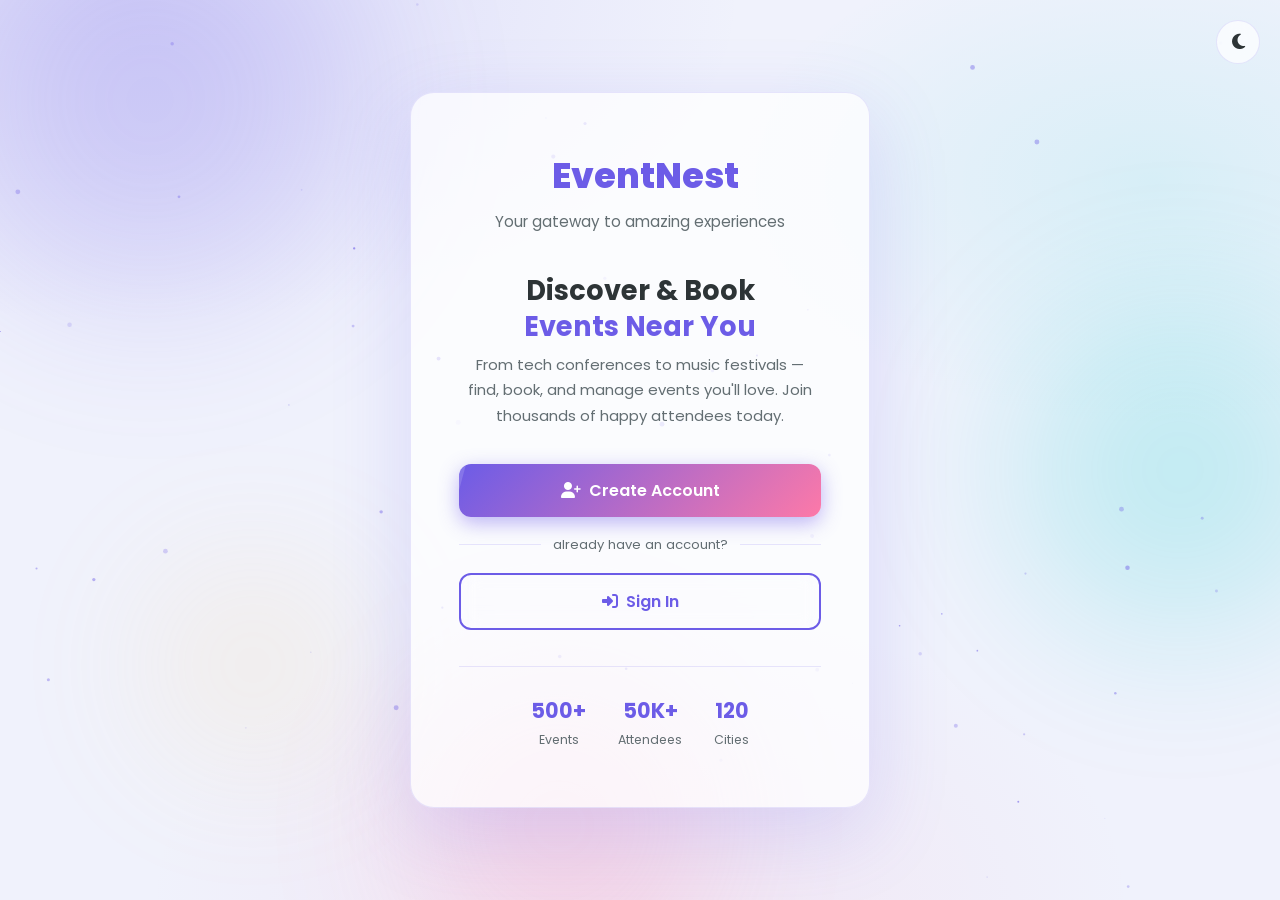
<file: events.html>
<!DOCTYPE html>
<html lang="en">
<head>
<meta charset="UTF-8">
<meta name="viewport" content="width=device-width, initial-scale=1.0">
<title>Events - EventNest</title>
<link rel="stylesheet" href="css/style.css">
<link rel="stylesheet" href="https://cdnjs.cloudflare.com/ajax/libs/font-awesome/6.5.1/css/all.min.css">
<link href="https://fonts.googleapis.com/css2?family=Poppins:wght@300;400;500;600;700;800&display=swap" rel="stylesheet">
</head>
<body>

<div class="orb-canvas">
  <div class="orb orb-1"></div>
  <div class="orb orb-2"></div>
  <div class="orb orb-3"></div>
</div>
<canvas id="particles"></canvas>

<nav class="navbar" id="navbar">
  <div class="container">
    <a href="index.html" class="logo"><i class="fas fa-calendar-star"></i> EventNest</a>
    <ul class="nav-menu" id="navMenu">
      <li><a href="index.html">Home</a></li>
      <li><a href="events.html" class="active">Events</a></li>
      <li><a href="categories.html">Categories</a></li>
      <li><a href="my-bookings.html">My Bookings</a></li>
    </ul>
        <div style="display:flex; align-items:center; gap: 14px;">
      <button class="theme-toggle" aria-label="Toggle theme"><i class="fas fa-moon"></i></button>
      <div class="user-menu-wrap" id="userMenuWrap"></div>
      <button class="hamburger" id="hamburger" aria-label="Menu"><span></span><span></span><span></span></button>
    </div>
  </div>
</nav>

<div class="page-header">
  <div class="container">
    <h1>Browse <span style="color:var(--primary)">Events</span></h1>
    <p>Find the perfect event for you from our curated collection.</p>
  </div>
</div>

<section class="section" style="padding-top:0;">
  <div class="container">
    <div class="filter-bar">
      <div class="search-box">
        <i class="fas fa-search"></i>
        <input type="text" id="searchInput" placeholder="Search events by name or venue...">
      </div>
      <select id="categoryFilter">
        <option value="all">All Categories</option>
      </select>
    </div>
    <div class="events-grid" id="allEvents"></div>
  </div>
</section>

<footer class="footer">
  <div class="container">
    <div class="footer-bottom">
      &copy; 2026 EventNest. All rights reserved.
    </div>
  </div>
</footer>

<script src="js/app.js"></script>
<script>
(function(){
  const canvas = document.getElementById('particles');
  if(!canvas) return;
  const ctx = canvas.getContext('2d');
  let W, H, particles = [];
  function resize(){ W=canvas.width=window.innerWidth; H=canvas.height=window.innerHeight; }
  resize(); window.addEventListener('resize',resize);
  const isDark=()=>document.documentElement.getAttribute('data-theme')==='dark';
  for(let i=0;i<55;i++) particles.push({x:Math.random()*W,y:Math.random()*H,r:Math.random()*2+0.5,vx:(Math.random()-.5)*.4,vy:(Math.random()-.5)*.4,alpha:Math.random()*.4+.1});
  function draw(){
    ctx.clearRect(0,0,W,H);
    const color=isDark()?'162,155,254':'108,92,231';
    particles.forEach(p=>{ctx.beginPath();ctx.arc(p.x,p.y,p.r,0,Math.PI*2);ctx.fillStyle=`rgba(${color},${p.alpha})`;ctx.fill();p.x+=p.vx;p.y+=p.vy;if(p.x<0||p.x>W)p.vx*=-1;if(p.y<0||p.y>H)p.vy*=-1;});
    requestAnimationFrame(draw);
  }
  draw();
})();
window.addEventListener('scroll',()=>document.getElementById('navbar').classList.toggle('scrolled',window.scrollY>30));
document.getElementById('hamburger').addEventListener('click',function(){this.classList.toggle('active');document.getElementById('navMenu').classList.toggle('active');});
</script>
</body>
</html>
</file>
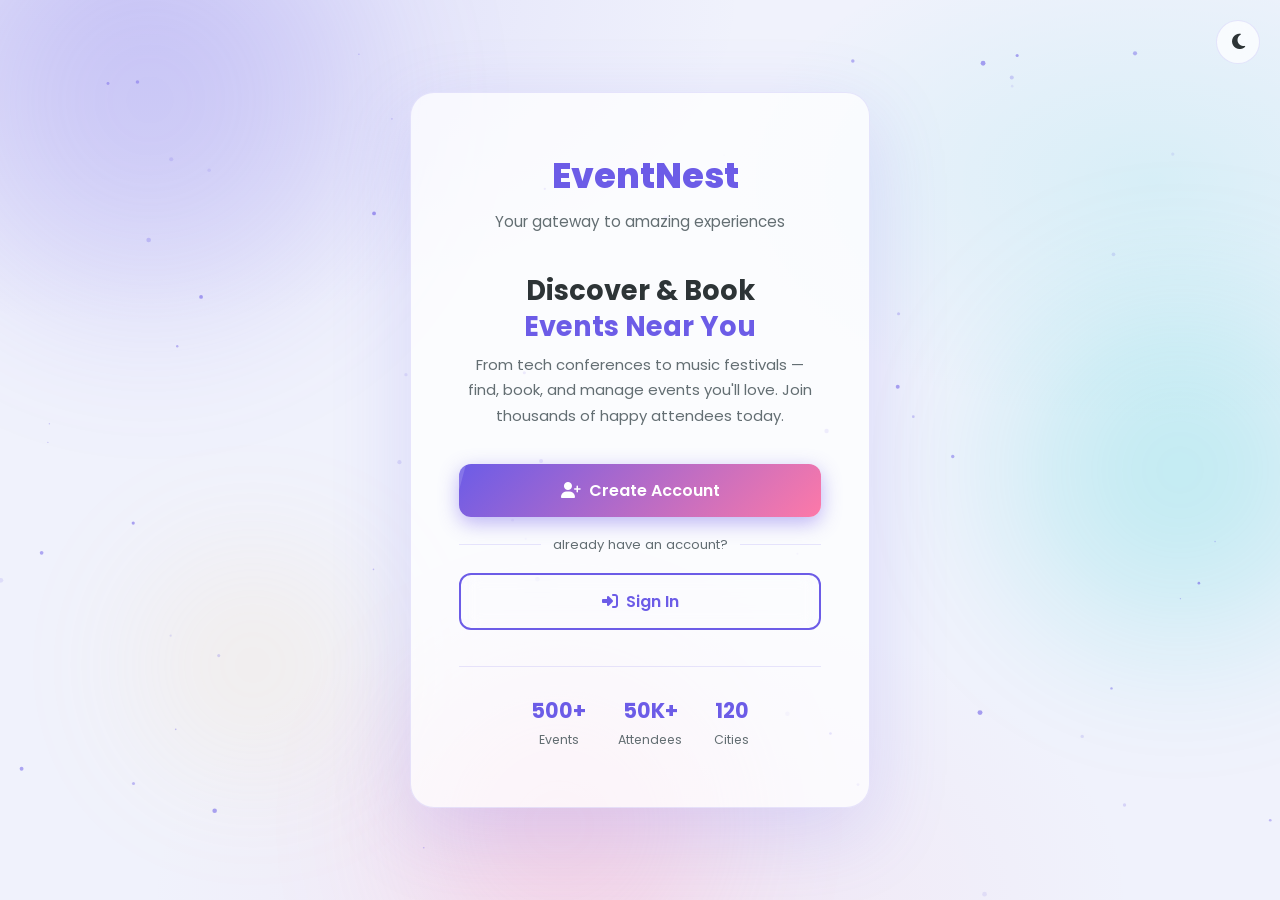
<file: my-bookings.html>
<!DOCTYPE html>
<html lang="en">
<head>
<meta charset="UTF-8">
<meta name="viewport" content="width=device-width, initial-scale=1.0">
<title>My Bookings - EventNest</title>
<link rel="stylesheet" href="css/style.css">
<link rel="stylesheet" href="https://cdnjs.cloudflare.com/ajax/libs/font-awesome/6.5.1/css/all.min.css">
<link href="https://fonts.googleapis.com/css2?family=Poppins:wght@300;400;500;600;700;800&display=swap" rel="stylesheet">
</head>
<body>
<div class="orb-canvas">
  <div class="orb orb-1"></div>
  <div class="orb orb-2"></div>
  <div class="orb orb-3"></div>
</div>
<canvas id="particles"></canvas>


<nav class="navbar" id="navbar">
  <div class="container">
    <a href="index.html" class="logo"><i class="fas fa-calendar-star"></i> EventNest</a>
    <ul class="nav-menu" id="navMenu">
      <li><a href="index.html">Home</a></li>
      <li><a href="events.html">Events</a></li>
      <li><a href="categories.html">Categories</a></li>
      <li><a href="my-bookings.html" class="active">My Bookings</a></li>
    </ul>
        <div style="display:flex; align-items:center; gap: 14px;">
      <button class="theme-toggle" aria-label="Toggle theme"><i class="fas fa-moon"></i></button>
      <div class="user-menu-wrap" id="userMenuWrap"></div>
      <button class="hamburger" id="hamburger" aria-label="Menu"><span></span><span></span><span></span></button>
    </div>
  </div>
</nav>

<div class="page-header">
  <div class="container">
    <h1>My <span style="color:var(--primary)">Bookings</span></h1>
    <p>Here's a list of all the events you've booked.</p>
  </div>
</div>

<section class="section" style="padding-top:0;">
  <div class="container">
    <div class="bookings-list" id="bookingsList"></div>
  </div>
</section>

<footer class="footer">
  <div class="container">
    <div class="footer-bottom">
      &copy; 2026 EventNest. All rights reserved.
    </div>
  </div>
</footer>


</body>
<script src="js/app.js"></script>
<script src="js/booking.js"></script>

<script>
window.addEventListener('scroll',()=>{ var nb=document.getElementById('navbar'); if(nb)nb.classList.toggle('scrolled',window.scrollY>30); });
var hb=document.getElementById('hamburger'); if(hb) hb.addEventListener('click',function(){this.classList.toggle('active');document.getElementById('navMenu').classList.toggle('active');});
(function(){ var c=document.getElementById('particles'); if(!c)return; var ctx=c.getContext('2d'),W,H,pts=[]; function resize(){W=c.width=window.innerWidth;H=c.height=window.innerHeight;} resize(); window.addEventListener('resize',resize); var isDark=()=>document.documentElement.getAttribute('data-theme')==='dark'; for(var i=0;i<50;i++) pts.push({x:Math.random()*W,y:Math.random()*H,r:Math.random()*1.8+.4,vx:(Math.random()-.5)*.35,vy:(Math.random()-.5)*.35,alpha:Math.random()*.4+.1}); function draw(){ctx.clearRect(0,0,W,H); var col=isDark()?'162,155,254':'108,92,231'; pts.forEach(function(p){ctx.beginPath();ctx.arc(p.x,p.y,p.r,0,Math.PI*2);ctx.fillStyle='rgba('+col+','+p.alpha+')';ctx.fill();p.x+=p.vx;p.y+=p.vy;if(p.x<0||p.x>W)p.vx*=-1;if(p.y<0||p.y>H)p.vy*=-1;}); requestAnimationFrame(draw);} draw(); })();
</script>
</html>
</file>
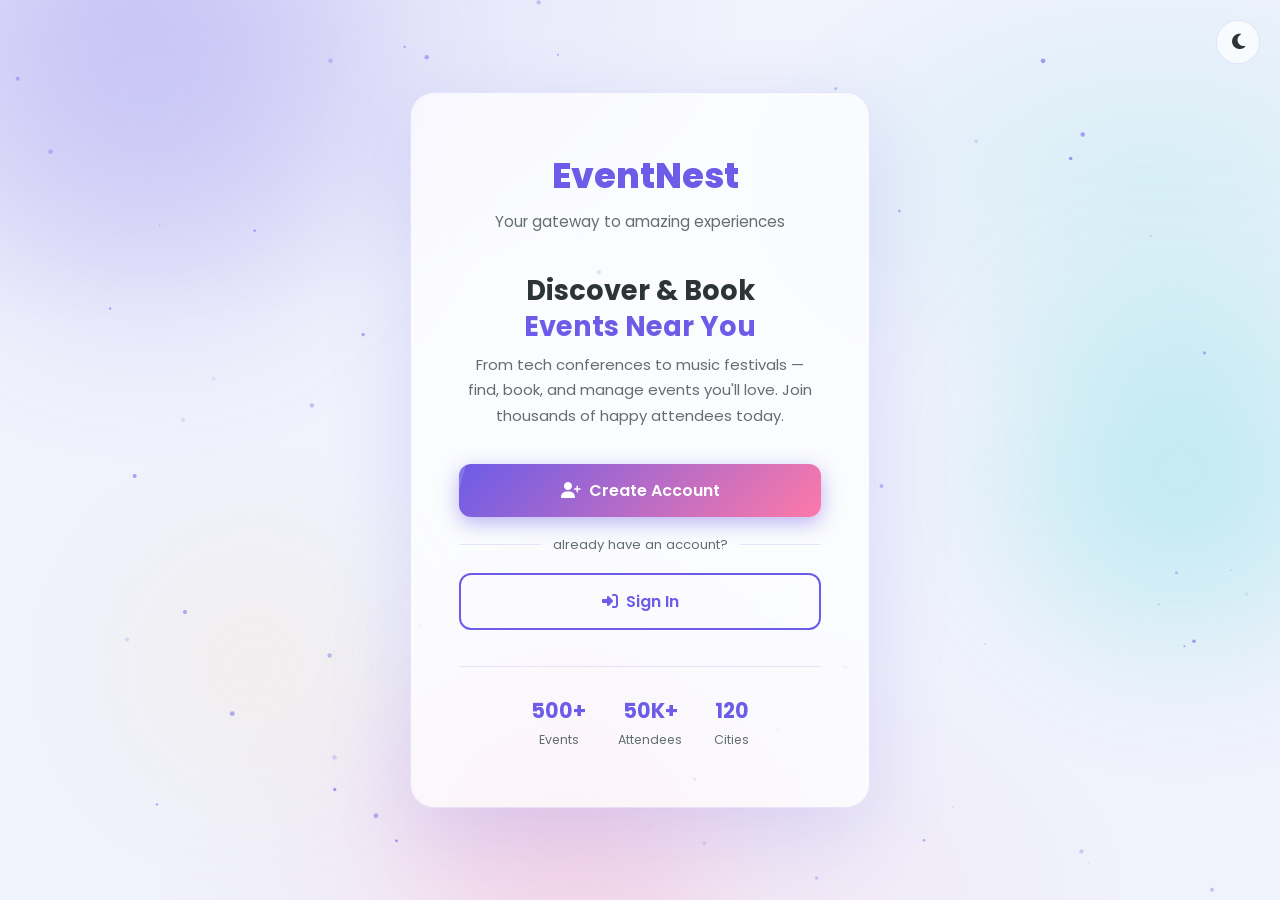
<file: welcome.html>
<!DOCTYPE html>
<html lang="en">
<head>
<meta charset="UTF-8">
<meta name="viewport" content="width=device-width, initial-scale=1.0">
<title>EventNest – Welcome</title>
<link rel="stylesheet" href="css/style.css">
<link rel="stylesheet" href="https://cdnjs.cloudflare.com/ajax/libs/font-awesome/6.5.1/css/all.min.css">
<link href="https://fonts.googleapis.com/css2?family=Poppins:wght@300;400;500;600;700;800&display=swap" rel="stylesheet">
<style>
/* ── Welcome Page ── */
.welcome-page { min-height: 100vh; display: flex; align-items: center; justify-content: center; position: relative; z-index: 1; padding: 40px 20px; }
.welcome-card { background: var(--card-bg); border: 1px solid var(--card-border); border-radius: 24px; padding: 56px 48px; max-width: 460px; width: 100%; text-align: center; box-shadow: 0 24px 80px rgba(108,92,231,0.18); position: relative; z-index: 2; }
.welcome-logo { font-size: 2.2rem; font-weight: 800; color: var(--primary); margin-bottom: 8px; display: flex; align-items: center; justify-content: center; gap: 10px; }
.welcome-logo i { font-size: 2rem; }
.welcome-tagline { color: var(--text-muted); font-size: 0.95rem; margin-bottom: 40px; }
.welcome-title { font-size: 1.7rem; font-weight: 700; margin-bottom: 8px; line-height: 1.3; }
.welcome-title span { color: var(--primary); }
.welcome-desc { color: var(--text-muted); font-size: 0.93rem; margin-bottom: 36px; line-height: 1.7; }
.welcome-actions { display: flex; flex-direction: column; gap: 14px; }
.welcome-actions .btn { width: 100%; justify-content: center; padding: 14px 24px; font-size: 1rem; border-radius: 12px; }
.welcome-divider { display: flex; align-items: center; gap: 12px; color: var(--text-muted); font-size: 0.82rem; margin: 4px 0; }
.welcome-divider::before, .welcome-divider::after { content: ''; flex: 1; height: 1px; background: var(--card-border); }
.welcome-stats { display: flex; justify-content: center; gap: 32px; margin-top: 36px; padding-top: 28px; border-top: 1px solid var(--card-border); }
.welcome-stat { text-align: center; }
.welcome-stat strong { display: block; font-size: 1.3rem; font-weight: 700; color: var(--primary); }
.welcome-stat span { font-size: 0.78rem; color: var(--text-muted); }
.theme-corner { position: fixed; top: 20px; right: 20px; z-index: 100; }
@media(max-width:480px){ .welcome-card{ padding:40px 24px; } .welcome-stats{ gap:20px; } }
</style>
</head>
<body>

<div class="orb-canvas">
  <div class="orb orb-1"></div>
  <div class="orb orb-2"></div>
  <div class="orb orb-3"></div>
  <div class="orb orb-4"></div>
</div>
<canvas id="particles" style="position:fixed;inset:0;z-index:0;pointer-events:none;"></canvas>

<button class="theme-toggle theme-corner" aria-label="Toggle theme"><i class="fas fa-moon"></i></button>

<div class="welcome-page">
  <div class="welcome-card">
    <div class="welcome-logo"><i class="fas fa-calendar-star"></i> EventNest</div>
    <p class="welcome-tagline">Your gateway to amazing experiences</p>

    <h1 class="welcome-title">Discover &amp; Book<br><span>Events Near You</span></h1>
    <p class="welcome-desc">From tech conferences to music festivals — find, book, and manage events you'll love. Join thousands of happy attendees today.</p>

    <div class="welcome-actions">
      <a href="auth.html?mode=register" class="btn btn-primary">
        <i class="fas fa-user-plus"></i> Create Account
      </a>
      <div class="welcome-divider">already have an account?</div>
      <a href="auth.html?mode=login" class="btn btn-outline">
        <i class="fas fa-right-to-bracket"></i> Sign In
      </a>
    </div>

    <div class="welcome-stats">
      <div class="welcome-stat"><strong>500+</strong><span>Events</span></div>
      <div class="welcome-stat"><strong>50K+</strong><span>Attendees</span></div>
      <div class="welcome-stat"><strong>120</strong><span>Cities</span></div>
    </div>
  </div>
</div>

<script src="js/app.js"></script>
<script>
// Redirect if already logged in
(function(){
  if(localStorage.getItem('ems_user_session')){
    window.location.replace('index.html');
  }
})();
// Particles
(function(){
  const c=document.getElementById('particles'); if(!c)return;
  const ctx=c.getContext('2d'); let W,H,pts=[];
  function resize(){W=c.width=window.innerWidth;H=c.height=window.innerHeight;}
  resize(); window.addEventListener('resize',resize);
  const isDark=()=>document.documentElement.getAttribute('data-theme')==='dark';
  for(let i=0;i<60;i++) pts.push({x:Math.random()*W,y:Math.random()*H,r:Math.random()*2+0.5,vx:(Math.random()-.5)*.4,vy:(Math.random()-.5)*.4,alpha:Math.random()*.5+.1});
  function draw(){
    ctx.clearRect(0,0,W,H);
    const col=isDark()?'162,155,254':'108,92,231';
    pts.forEach(p=>{ctx.beginPath();ctx.arc(p.x,p.y,p.r,0,Math.PI*2);ctx.fillStyle=`rgba(${col},${p.alpha})`;ctx.fill();p.x+=p.vx;p.y+=p.vy;if(p.x<0||p.x>W)p.vx*=-1;if(p.y<0||p.y>H)p.vy*=-1;});
    requestAnimationFrame(draw);
  }
  draw();
})();
</script>
</body>
</html>
</file>
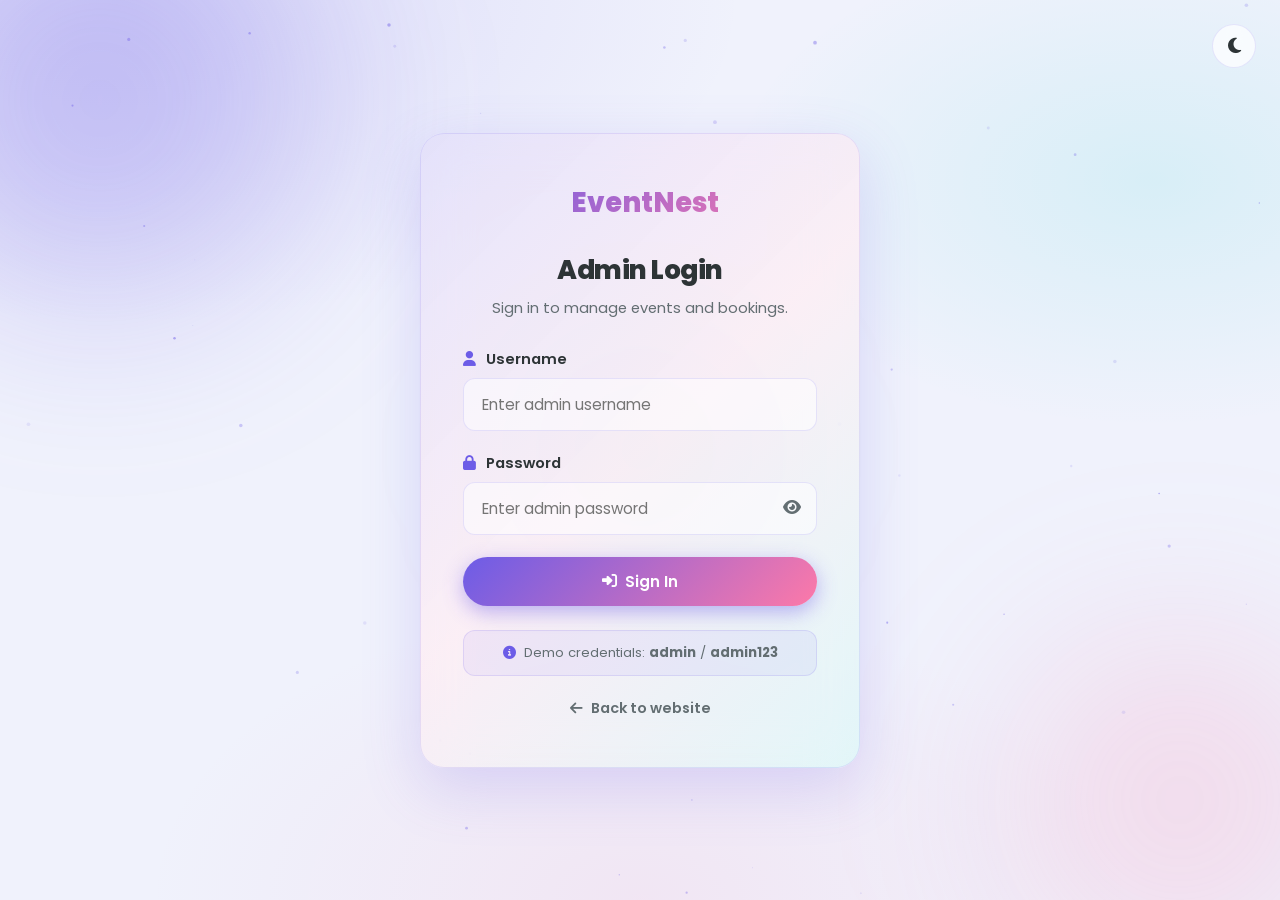
<file: admin/add-event.html>
<!DOCTYPE html>
<html lang="en">
<head>
<meta charset="UTF-8">
<meta name="viewport" content="width=device-width, initial-scale=1.0">
<title>Add Event - EventNest Admin</title>
<link rel="stylesheet" href="../css/style.css">
<link rel="stylesheet" href="../css/admin.css">
<link rel="stylesheet" href="https://cdnjs.cloudflare.com/ajax/libs/font-awesome/6.5.1/css/all.min.css">
<link href="https://fonts.googleapis.com/css2?family=Poppins:wght@300;400;500;600;700;800&display=swap" rel="stylesheet">
</head>
<body>
<div class="orb-canvas">
  <div class="orb orb-1"></div>
  <div class="orb orb-2"></div>
  <div class="orb orb-3"></div>
</div>


<div class="admin-wrapper">
  <aside class="sidebar" id="sidebar">
    <div class="sidebar-logo"><i class="fas fa-calendar-star"></i> EventNest</div>
    <nav class="sidebar-menu">
      <a href="dashboard.html"><i class="fas fa-gauge"></i> <span>Dashboard</span></a>
      <a href="manage-events.html"><i class="fas fa-calendar-days"></i> <span>Manage Events</span></a>
      <a href="add-event.html" class="active"><i class="fas fa-circle-plus"></i> <span>Add Event</span></a>
      <a href="bookings.html"><i class="fas fa-ticket"></i> <span>Bookings</span></a>
    </nav>
    <div class="sidebar-footer">
      <a href="../index.html"><i class="fas fa-arrow-left"></i> Back to Site</a>
    </div>
  </aside>

  <main class="admin-main">
    <div class="admin-topbar">
      <button class="menu-toggle" id="menuToggle"><i class="fas fa-bars"></i></button>
      <div>
        <h1>Add New Event</h1>
        <p>Fill out the details below to create a new event listing.</p>
      </div>
      <div class="admin-user">
        <button class="theme-toggle" aria-label="Toggle theme"><i class="fas fa-moon"></i></button>
        <button class="logout-btn" onclick="adminLogout()" title="Logout"><i class="fas fa-right-from-bracket"></i></button>
      </div>
    </div>

    <div class="panel" style="max-width:700px;">
      <form id="addEventForm" novalidate>
        <div class="form-group">
          <label for="eventName"><i class="fas fa-heading"></i> Event Name</label>
          <input type="text" id="eventName" placeholder="e.g. Tech Future Summit 2026" required>
          <div class="error-text">Event name must be at least 3 characters.</div>
        </div>

        <div class="form-row">
          <div class="form-group">
            <label for="eventCategory"><i class="fas fa-tags"></i> Category</label>
            <select id="eventCategory" required>
              <option value="">Select category</option>
              <option value="Technology">Technology</option>
              <option value="Music">Music</option>
              <option value="Business">Business</option>
              <option value="Art">Art</option>
              <option value="Sports">Sports</option>
              <option value="Food">Food</option>
              <option value="Entertainment">Entertainment</option>
              <option value="Education">Education</option>
            </select>
            <div class="error-text">Please select a category.</div>
          </div>

          <div class="form-group">
            <label for="eventPrice"><i class="fas fa-money-bill"></i> Price (PKR)</label>
            <input type="number" id="eventPrice" placeholder="0 for free" min="0" step="1" required>
            <div class="error-text">Price must be 0 or greater.</div>
          </div>
        </div>

        <div class="form-row">
          <div class="form-group">
            <label for="eventDate"><i class="fas fa-calendar"></i> Event Date</label>
            <input type="date" id="eventDate" required>
            <div class="error-text">Please select a date.</div>
          </div>

          <div class="form-group">
            <label for="eventTime"><i class="fas fa-clock"></i> Event Time</label>
            <input type="time" id="eventTime" required>
            <div class="error-text">Please select a time.</div>
          </div>
        </div>

        <div class="form-group">
          <label for="eventVenue"><i class="fas fa-location-dot"></i> Venue</label>
          <input type="text" id="eventVenue" placeholder="e.g. Karachi Expo Center" required>
          <div class="error-text">Venue is required.</div>
        </div>

        <div class="form-group">
          <label for="eventImage"><i class="fas fa-image"></i> Event Image URL</label>
          <input type="url" id="eventImage" placeholder="https://example.com/image.jpg">
        </div>

        <div class="form-group">
          <label for="eventDescription"><i class="fas fa-align-left"></i> Description</label>
          <textarea id="eventDescription" placeholder="Write a detailed description of the event..." required></textarea>
          <div class="error-text">Description must be at least 10 characters.</div>
        </div>

        <button type="submit" class="btn btn-primary btn-block">
          <i class="fas fa-circle-plus"></i> Add Event
        </button>
      </form>
    </div>
  </main>
</div>

</body>

<script src="../js/auth.js"></script>
<script src="../js/app.js"></script>
<script src="../js/admin.js"></script>

<script>
var mt=document.getElementById('menuToggle'); if(mt) mt.addEventListener('click',function(){ document.getElementById('sidebar').classList.toggle('active'); });
</script>
</html>
</file>
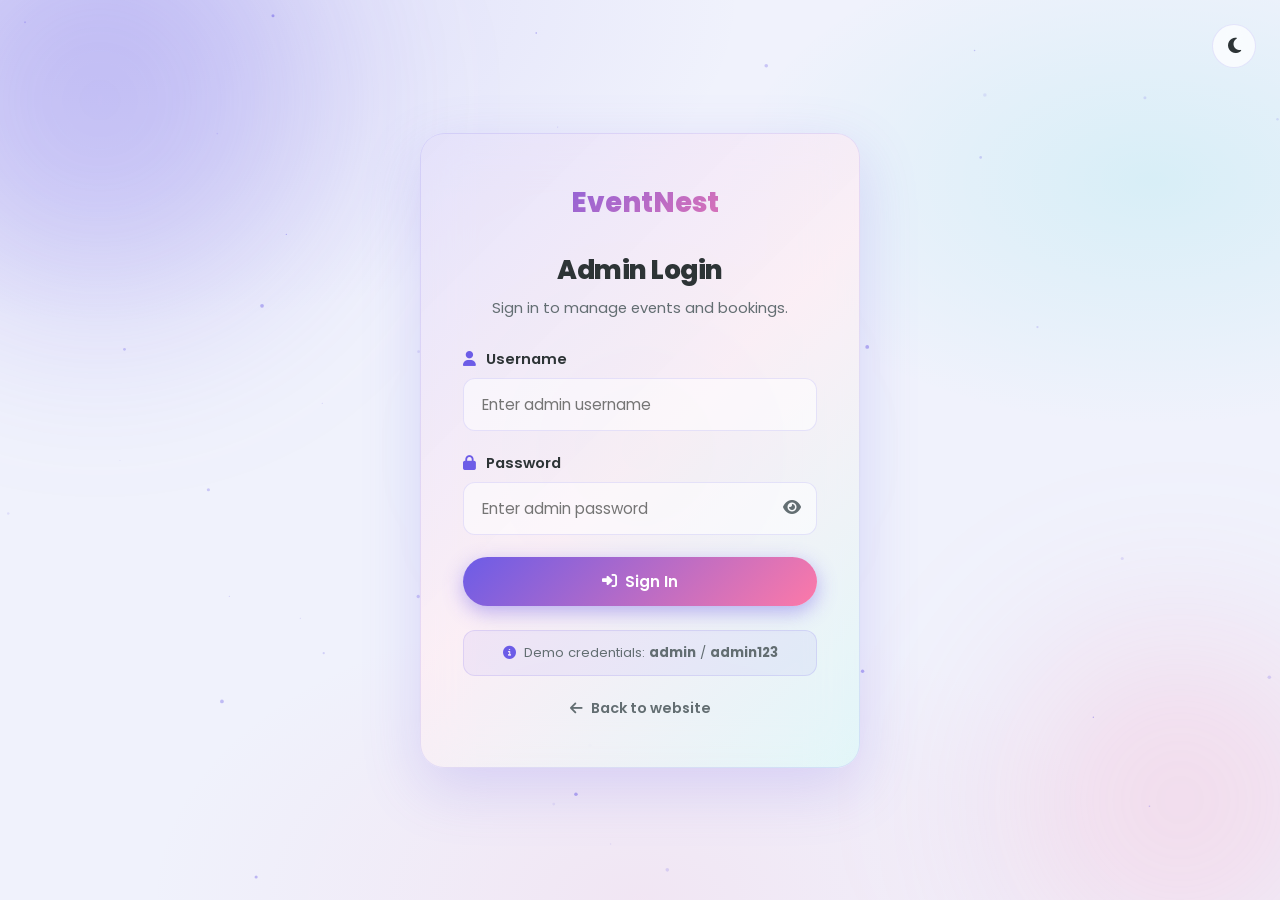
<file: admin/bookings.html>
<!DOCTYPE html>
<html lang="en">
<head>
<meta charset="UTF-8">
<meta name="viewport" content="width=device-width, initial-scale=1.0">
<title>Bookings - EventNest Admin</title>
<link rel="stylesheet" href="../css/style.css">
<link rel="stylesheet" href="../css/admin.css">
<link rel="stylesheet" href="https://cdnjs.cloudflare.com/ajax/libs/font-awesome/6.5.1/css/all.min.css">
<link href="https://fonts.googleapis.com/css2?family=Poppins:wght@300;400;500;600;700;800&display=swap" rel="stylesheet">
</head>
<body>
<div class="orb-canvas">
  <div class="orb orb-1"></div>
  <div class="orb orb-2"></div>
  <div class="orb orb-3"></div>
</div>


<div class="admin-wrapper">
  <aside class="sidebar" id="sidebar">
    <div class="sidebar-logo"><i class="fas fa-calendar-star"></i> EventNest</div>
    <nav class="sidebar-menu">
      <a href="dashboard.html"><i class="fas fa-gauge"></i> <span>Dashboard</span></a>
      <a href="manage-events.html"><i class="fas fa-calendar-days"></i> <span>Manage Events</span></a>
      <a href="add-event.html"><i class="fas fa-circle-plus"></i> <span>Add Event</span></a>
      <a href="bookings.html" class="active"><i class="fas fa-ticket"></i> <span>Bookings</span></a>
    </nav>
    <div class="sidebar-footer">
      <a href="../index.html"><i class="fas fa-arrow-left"></i> Back to Site</a>
    </div>
  </aside>

  <main class="admin-main">
    <div class="admin-topbar">
      <button class="menu-toggle" id="menuToggle"><i class="fas fa-bars"></i></button>
      <div>
        <h1>Booking Management</h1>
        <p>View and manage all event bookings.</p>
      </div>
      <div class="admin-user">
        <button class="theme-toggle" aria-label="Toggle theme"><i class="fas fa-moon"></i></button>
        <button class="logout-btn" onclick="adminLogout()" title="Logout"><i class="fas fa-right-from-bracket"></i></button>
      </div>
    </div>

    <div class="panel">
      <div class="panel-header">
        <h2><i class="fas fa-ticket"></i> All Bookings</h2>
        <div class="search-box" style="min-width:240px;">
          <i class="fas fa-search"></i>
          <input type="text" id="bookingSearchInput" placeholder="Search by name, email, or event...">
        </div>
      </div>
      <div class="table-wrapper">
        <table>
          <thead>
            <tr>
              <th>Customer</th>
              <th>Contact</th>
              <th>Event</th>
              <th>Date</th>
              <th>Tickets</th>
              <th>Total</th>
              <th>Status</th>
            </tr>
          </thead>
          <tbody id="bookingsTableBody"></tbody>
        </table>
      </div>
    </div>
  </main>
</div>

</body>

<script src="../js/auth.js"></script>
<script src="../js/app.js"></script>
<script src="../js/admin.js"></script>

<script>
var mt=document.getElementById('menuToggle'); if(mt) mt.addEventListener('click',function(){ document.getElementById('sidebar').classList.toggle('active'); });
</script>
</html>
</file>
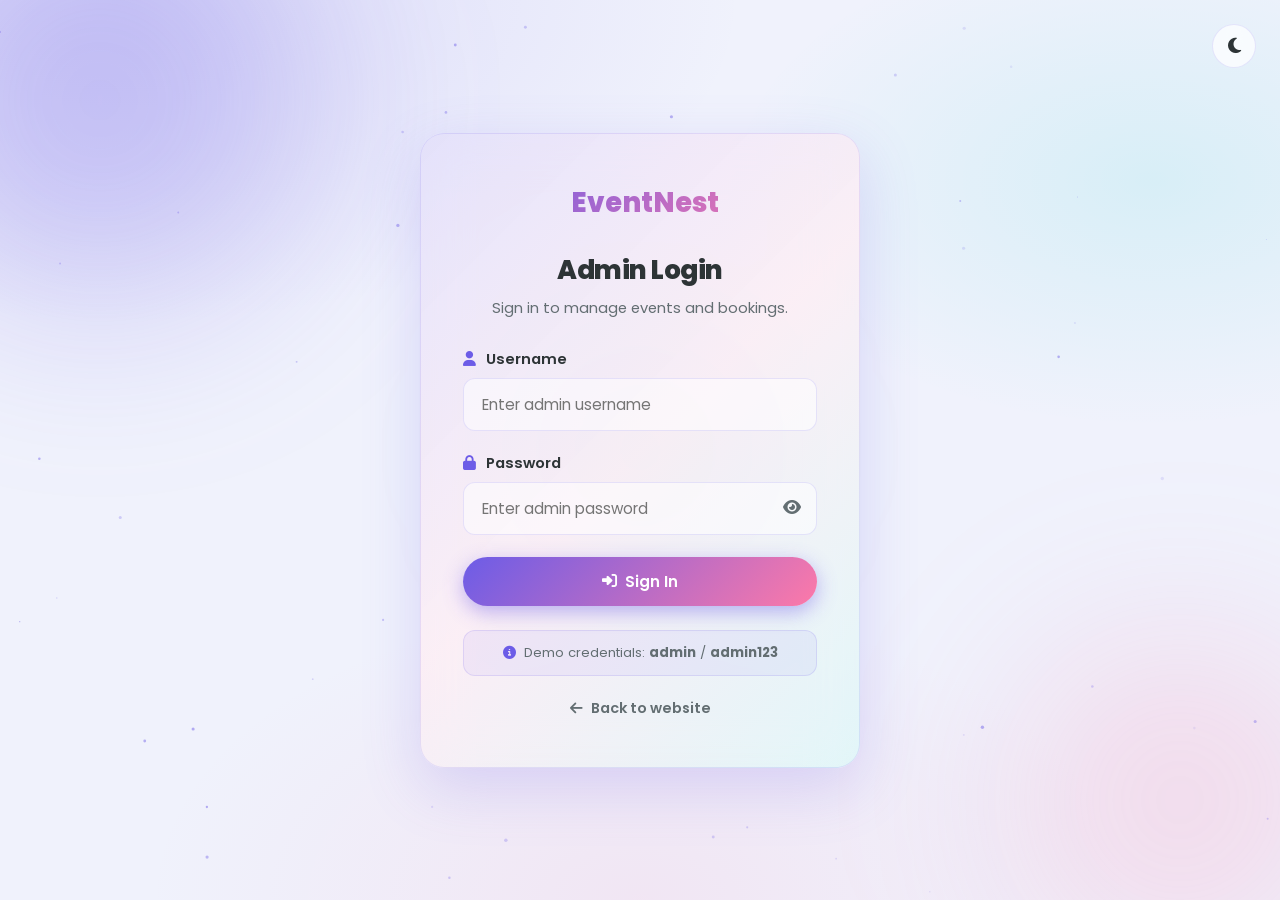
<file: admin/dashboard.html>
<!DOCTYPE html>
<html lang="en">
<head>
<meta charset="UTF-8">
<meta name="viewport" content="width=device-width, initial-scale=1.0">
<title>Admin Dashboard - EventNest</title>
<link rel="stylesheet" href="../css/style.css">
<link rel="stylesheet" href="../css/admin.css">
<link rel="stylesheet" href="https://cdnjs.cloudflare.com/ajax/libs/font-awesome/6.5.1/css/all.min.css">
<link href="https://fonts.googleapis.com/css2?family=Poppins:wght@300;400;500;600;700;800&display=swap" rel="stylesheet">
</head>
<body>

<div class="orb-canvas">
  <div class="orb orb-1"></div>
  <div class="orb orb-2"></div>
  <div class="orb orb-3"></div>
</div>

<div class="admin-wrapper">
  <!-- SIDEBAR -->
  <aside class="sidebar" id="sidebar">
    <div class="sidebar-logo"><i class="fas fa-calendar-star"></i> EventNest</div>
    <nav class="sidebar-menu">
      <a href="dashboard.html" class="active"><i class="fas fa-gauge"></i> <span>Dashboard</span></a>
      <a href="manage-events.html"><i class="fas fa-calendar-days"></i> <span>Manage Events</span></a>
      <a href="add-event.html"><i class="fas fa-circle-plus"></i> <span>Add Event</span></a>
      <a href="bookings.html"><i class="fas fa-ticket"></i> <span>Bookings</span></a>
    </nav>
    <div class="sidebar-footer">
      <a href="../index.html"><i class="fas fa-arrow-left"></i> Back to Site</a>
    </div>
  </aside>

  <!-- MAIN -->
  <main class="admin-main">
    <div class="admin-topbar">
      <button class="menu-toggle" id="menuToggle"><i class="fas fa-bars"></i></button>
      <div>
        <h1>Dashboard</h1>
        <p>Welcome back! Here's what's happening with your events.</p>
      </div>
      <div class="admin-user">
        <button class="theme-toggle" aria-label="Toggle theme"><i class="fas fa-moon"></i></button>
        <button class="logout-btn" onclick="adminLogout()" title="Logout"><i class="fas fa-right-from-bracket"></i></button>
      </div>
    </div>

    <!-- STAT CARDS -->
    <div class="stats-grid">
      <div class="stat-card">
        <div class="stat-icon purple"><i class="fas fa-calendar-days"></i></div>
        <div class="stat-info">
          <h3 id="totalEventsCount">0</h3>
          <p>Total Events</p>
        </div>
      </div>
      <div class="stat-card">
        <div class="stat-icon teal"><i class="fas fa-ticket"></i></div>
        <div class="stat-info">
          <h3 id="totalBookingsCount">0</h3>
          <p>Total Bookings</p>
        </div>
      </div>
      <div class="stat-card">
        <div class="stat-icon pink"><i class="fas fa-dollar-sign"></i></div>
        <div class="stat-info">
          <h3 id="totalRevenue">$0.00</h3>
          <p>Total Revenue</p>
        </div>
      </div>
      <div class="stat-card">
        <div class="stat-icon orange"><i class="fas fa-users"></i></div>
        <div class="stat-info">
          <h3 id="totalTickets">0</h3>
          <p>Tickets Sold</p>
        </div>
      </div>
    </div>

    <!-- RECENT EVENTS -->
    <div class="panel">
      <div class="panel-header">
        <h2><i class="fas fa-calendar-days"></i> Recent Events</h2>
        <a href="manage-events.html" class="btn btn-sm btn-secondary">View All</a>
      </div>
      <div class="table-wrapper">
        <table>
          <thead>
            <tr>
              <th>Image</th>
              <th>Name</th>
              <th>Category</th>
              <th>Date</th>
              <th>Price</th>
            </tr>
          </thead>
          <tbody id="recentEventsBody"></tbody>
        </table>
      </div>
    </div>

    <!-- RECENT BOOKINGS -->
    <div class="panel">
      <div class="panel-header">
        <h2><i class="fas fa-ticket"></i> Recent Bookings</h2>
        <a href="bookings.html" class="btn btn-sm btn-secondary">View All</a>
      </div>
      <div class="table-wrapper">
        <table>
          <thead>
            <tr>
              <th>Customer</th>
              <th>Event</th>
              <th>Tickets</th>
              <th>Total</th>
              <th>Status</th>
            </tr>
          </thead>
          <tbody id="recentBookingsBody"></tbody>
        </table>
      </div>
    </div>
  </main>
</div>

</body>

<script src="../js/auth.js"></script>
<script src="../js/app.js"></script>
<script src="../js/admin.js"></script>
<script>
document.getElementById('menuToggle').addEventListener('click',()=>{
  document.getElementById('sidebar').classList.toggle('active');
});
</script>
</html>
</file>
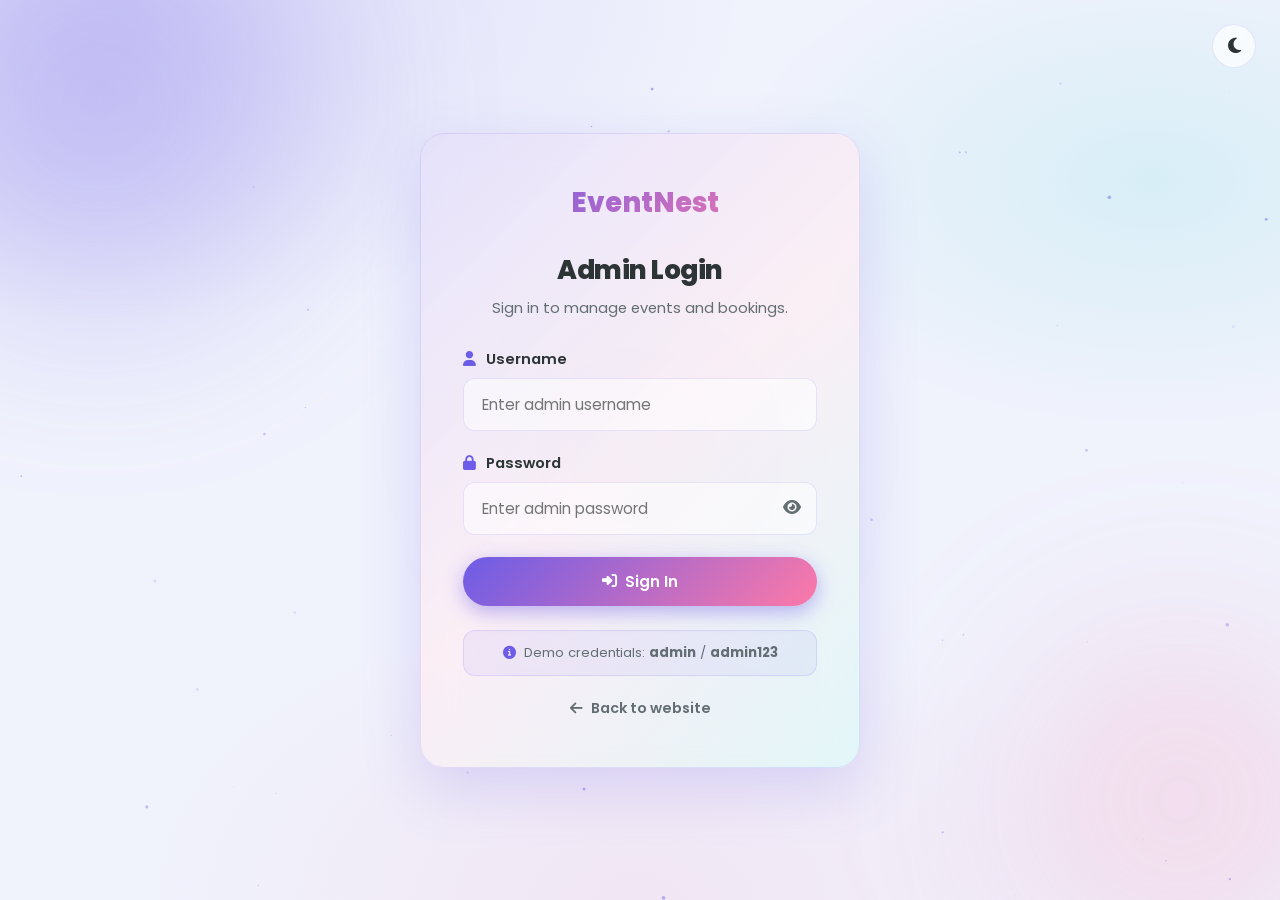
<file: admin/login.html>
<!DOCTYPE html>
<html lang="en">
<head>
<meta charset="UTF-8">
<meta name="viewport" content="width=device-width, initial-scale=1.0">
<title>Admin Login - EventNest</title>
<link rel="stylesheet" href="../css/style.css">
<link rel="stylesheet" href="../css/admin.css">
<link rel="stylesheet" href="https://cdnjs.cloudflare.com/ajax/libs/font-awesome/6.5.1/css/all.min.css">
<link href="https://fonts.googleapis.com/css2?family=Poppins:wght@300;400;500;600;700;800&display=swap" rel="stylesheet">
</head>
<body>

<button class="theme-toggle login-theme-toggle" aria-label="Toggle theme"><i class="fas fa-moon"></i></button>

<div class="login-page">
  <!-- Animated bg orbs -->
  <div class="login-bg-anim">
    <div class="login-orb login-orb-1"></div>
    <div class="login-orb login-orb-2"></div>
    <div class="login-orb login-orb-3"></div>
  </div>

  <canvas id="particles" style="position:fixed;inset:0;z-index:0;pointer-events:none;"></canvas>

  <div class="login-card">
    <div class="login-logo">
      <i class="fas fa-calendar-star"></i>
      <span>EventNest</span>
    </div>
    <h1>Admin Login</h1>
    <p class="login-sub">Sign in to manage events and bookings.</p>

    <form id="adminLoginForm" novalidate>
      <div class="form-group">
        <label for="adminUser"><i class="fas fa-user"></i> Username</label>
        <input type="text" id="adminUser" placeholder="Enter admin username" required autocomplete="username">
        <div class="error-text">Username is required.</div>
      </div>

      <div class="form-group">
        <label for="adminPass"><i class="fas fa-lock"></i> Password</label>
        <div class="password-wrap">
          <input type="password" id="adminPass" placeholder="Enter admin password" required autocomplete="current-password">
          <button type="button" class="toggle-pass" aria-label="Show password"><i class="fas fa-eye"></i></button>
        </div>
        <div class="error-text">Password is required.</div>
      </div>

      <div id="loginError" class="login-error"></div>

      <button type="submit" class="btn btn-primary btn-block">
        <i class="fas fa-right-to-bracket"></i> Sign In
      </button>
    </form>

    <div class="login-hint">
      <i class="fas fa-circle-info"></i>
      Demo credentials: <strong>admin</strong> / <strong>admin123</strong>
    </div>

    <a href="../index.html" class="back-link"><i class="fas fa-arrow-left"></i> Back to website</a>
  </div>
</div>

<script src="../js/app.js"></script>
<script src="../js/auth.js"></script>
<script>
(function(){
  const canvas = document.getElementById('particles');
  if(!canvas) return;
  const ctx = canvas.getContext('2d');
  let W,H,pts=[];
  function resize(){W=canvas.width=window.innerWidth;H=canvas.height=window.innerHeight;}
  resize(); window.addEventListener('resize',resize);
  const isDark=()=>document.documentElement.getAttribute('data-theme')==='dark';
  for(let i=0;i<50;i++) pts.push({x:Math.random()*W,y:Math.random()*H,r:Math.random()*1.5+.4,vx:(Math.random()-.5)*.35,vy:(Math.random()-.5)*.35,alpha:Math.random()*.4+.1});
  function draw(){
    ctx.clearRect(0,0,W,H);
    const col=isDark()?'162,155,254':'108,92,231';
    pts.forEach(p=>{ctx.beginPath();ctx.arc(p.x,p.y,p.r,0,Math.PI*2);ctx.fillStyle=`rgba(${col},${p.alpha})`;ctx.fill();p.x+=p.vx;p.y+=p.vy;if(p.x<0||p.x>W)p.vx*=-1;if(p.y<0||p.y>H)p.vy*=-1;});
    requestAnimationFrame(draw);
  }
  draw();
})();
</script>
</body>
</html>
</file>
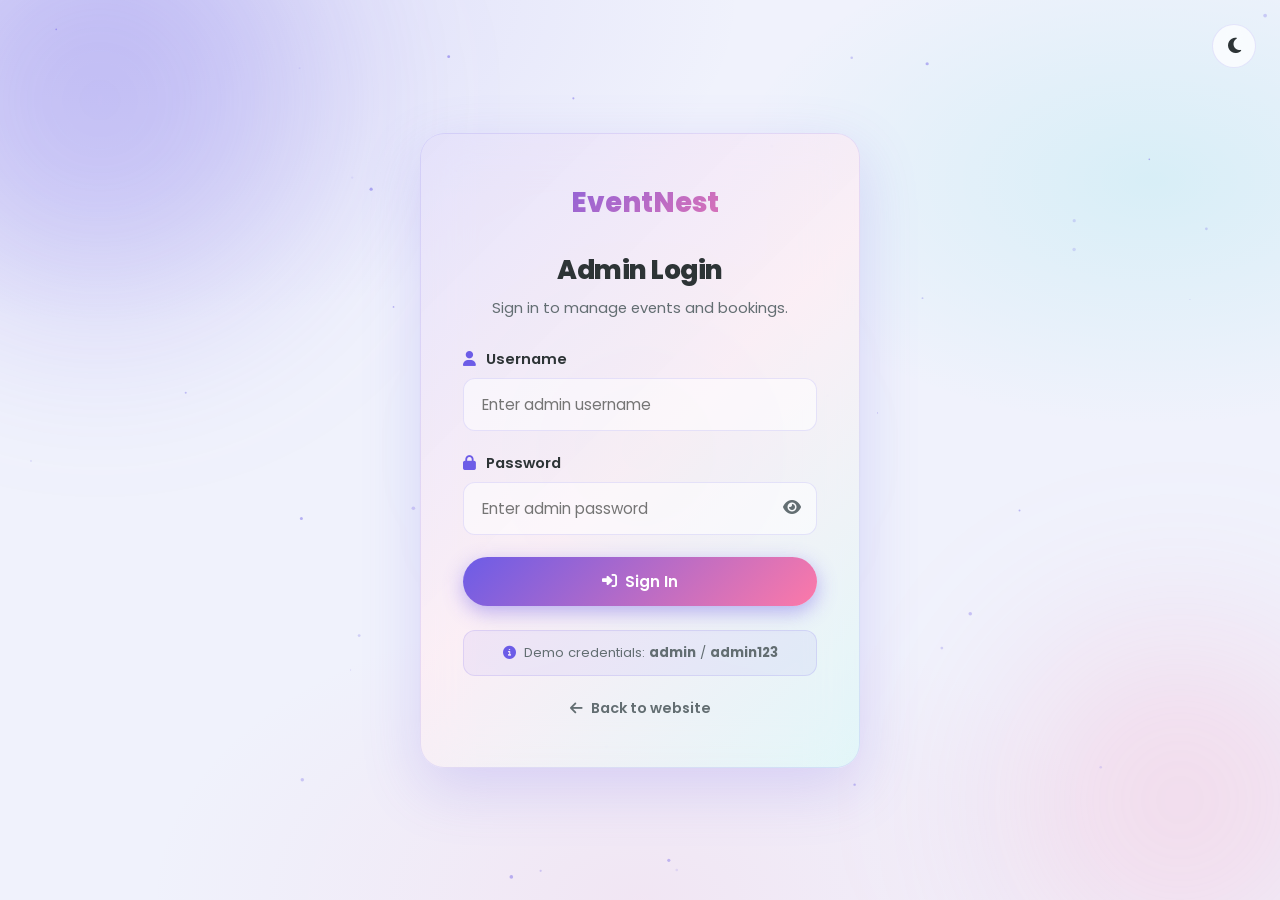
<file: admin/manage-events.html>
<!DOCTYPE html>
<html lang="en">
<head>
<meta charset="UTF-8">
<meta name="viewport" content="width=device-width, initial-scale=1.0">
<title>Manage Events - EventNest Admin</title>
<link rel="stylesheet" href="../css/style.css">
<link rel="stylesheet" href="../css/admin.css">
<link rel="stylesheet" href="https://cdnjs.cloudflare.com/ajax/libs/font-awesome/6.5.1/css/all.min.css">
<link href="https://fonts.googleapis.com/css2?family=Poppins:wght@300;400;500;600;700;800&display=swap" rel="stylesheet">
</head>
<body>
<div class="orb-canvas">
  <div class="orb orb-1"></div>
  <div class="orb orb-2"></div>
  <div class="orb orb-3"></div>
</div>


<div class="admin-wrapper">
  <aside class="sidebar" id="sidebar">
    <div class="sidebar-logo"><i class="fas fa-calendar-star"></i> EventNest</div>
    <nav class="sidebar-menu">
      <a href="dashboard.html"><i class="fas fa-gauge"></i> <span>Dashboard</span></a>
      <a href="manage-events.html" class="active"><i class="fas fa-calendar-days"></i> <span>Manage Events</span></a>
      <a href="add-event.html"><i class="fas fa-circle-plus"></i> <span>Add Event</span></a>
      <a href="bookings.html"><i class="fas fa-ticket"></i> <span>Bookings</span></a>
    </nav>
    <div class="sidebar-footer">
      <a href="../index.html"><i class="fas fa-arrow-left"></i> Back to Site</a>
    </div>
  </aside>

  <main class="admin-main">
    <div class="admin-topbar">
      <button class="menu-toggle" id="menuToggle"><i class="fas fa-bars"></i></button>
      <div>
        <h1>Manage Events</h1>
        <p>View, edit, or delete existing events.</p>
      </div>
      <div class="admin-user">
        <button class="theme-toggle" aria-label="Toggle theme"><i class="fas fa-moon"></i></button>
        <button class="logout-btn" onclick="adminLogout()" title="Logout"><i class="fas fa-right-from-bracket"></i></button>
      </div>
    </div>

    <div class="panel">
      <div class="panel-header">
        <h2><i class="fas fa-calendar-days"></i> All Events</h2>
        <div style="display:flex; gap:12px; align-items:center; flex-wrap:wrap;">
          <div class="search-box" style="min-width:240px;">
            <i class="fas fa-search"></i>
            <input type="text" id="eventSearchInput" placeholder="Search by name or category...">
          </div>
          <a href="add-event.html" class="btn btn-primary btn-sm"><i class="fas fa-plus"></i> <span>Add Event</span></a>
        </div>
      </div>
      <div class="table-wrapper">
        <table>
          <thead>
            <tr>
              <th>Image</th>
              <th>Name</th>
              <th>Category</th>
              <th>Date / Time</th>
              <th>Venue</th>
              <th>Price</th>
              <th>Actions</th>
            </tr>
          </thead>
          <tbody id="eventsTableBody"></tbody>
        </table>
      </div>
    </div>
  </main>
</div>

<!-- EDIT MODAL -->
<div class="modal-overlay" id="editModal">
  <div class="modal">
    <h3><i class="fas fa-pen"></i> Edit Event</h3>
    <form id="editEventForm" novalidate>
      <input type="hidden" id="editEventId">

      <div class="form-group">
        <label for="editEventName"><i class="fas fa-heading"></i> Event Name</label>
        <input type="text" id="editEventName" required>
        <div class="error-text">Event name must be at least 3 characters.</div>
      </div>

      <div class="form-row">
        <div class="form-group">
          <label for="editEventCategory"><i class="fas fa-tags"></i> Category</label>
          <select id="editEventCategory" required>
            <option value="">Select category</option>
            <option value="Technology">Technology</option>
            <option value="Music">Music</option>
            <option value="Business">Business</option>
            <option value="Art">Art</option>
            <option value="Sports">Sports</option>
            <option value="Food">Food</option>
            <option value="Entertainment">Entertainment</option>
            <option value="Education">Education</option>
          </select>
          <div class="error-text">Please select a category.</div>
        </div>

        <div class="form-group">
          <label for="editEventPrice"><i class="fas fa-dollar-sign"></i> Price (USD)</label>
          <input type="number" id="editEventPrice" min="0" step="0.01" required>
          <div class="error-text">Price must be 0 or greater.</div>
        </div>
      </div>

      <div class="form-row">
        <div class="form-group">
          <label for="editEventDate"><i class="fas fa-calendar"></i> Event Date</label>
          <input type="date" id="editEventDate" required>
          <div class="error-text">Please select a date.</div>
        </div>

        <div class="form-group">
          <label for="editEventTime"><i class="fas fa-clock"></i> Event Time</label>
          <input type="time" id="editEventTime" required>
          <div class="error-text">Please select a time.</div>
        </div>
      </div>

      <div class="form-group">
        <label for="editEventVenue"><i class="fas fa-location-dot"></i> Venue</label>
        <input type="text" id="editEventVenue" required>
        <div class="error-text">Venue is required.</div>
      </div>

      <div class="form-group">
        <label for="editEventImage"><i class="fas fa-image"></i> Event Image URL</label>
        <input type="src" id="editEventImage">
      </div>

      <div class="form-group">
        <label for="editEventDescription"><i class="fas fa-align-left"></i> Description</label>
        <textarea id="editEventDescription" required></textarea>
        <div class="error-text">Description must be at least 10 characters.</div>
      </div>

      <div class="modal-actions">
        <button type="button" class="btn btn-secondary" id="cancelEditModal">Cancel</button>
        <button type="submit" class="btn btn-primary"><i class="fas fa-floppy-disk"></i> Save Changes</button>
      </div>
    </form>
  </div>
</div>

<script src="../js/auth.js"></script>
<script src="../js/app.js"></script>
<script src="../js/admin.js"></script>

<script>
var mt=document.getElementById('menuToggle'); if(mt) mt.addEventListener('click',function(){ document.getElementById('sidebar').classList.toggle('active'); });
</script>
</body>
</html>
</file>
<file: css/style.css>
/* ============ VARIABLES ============ */
:root {
  --primary: #6c5ce7;
  --primary-dark: #5a4fcf;
  --primary-light: #a29bfe;
  --secondary: #00cec9;
  --accent: #fd79a8;
  --accent2: #fdcb6e;
  --bg: #f0f2fc;
  --bg-secondary: #ffffff;
  --text: #2d3436;
  --text-muted: #636e72;
  --card-bg: rgba(255, 255, 255, 0.72);
  --card-border: rgba(108, 92, 231, 0.15);
  --shadow: 0 8px 40px rgba(108, 92, 231, 0.13);
  --shadow-lg: 0 20px 60px rgba(108, 92, 231, 0.2);
  --radius: 20px;
  --nav-bg: rgba(255, 255, 255, 0.8);
  --success: #00b894;
  --danger: #e17055;
  --warning: #fdcb6e;
  --glow: 0 0 30px rgba(108, 92, 231, 0.4);
}

[data-theme="dark"] {
  --bg: #080b1a;
  --bg-secondary: #111327;
  --text: #f1f2f6;
  --text-muted: #8892b0;
  --card-bg: rgba(17, 19, 39, 0.75);
  --card-border: rgba(108, 92, 231, 0.25);
  --shadow: 0 8px 40px rgba(0, 0, 0, 0.5);
  --shadow-lg: 0 20px 60px rgba(0, 0, 0, 0.6);
  --nav-bg: rgba(8, 11, 26, 0.85);
  --glow: 0 0 30px rgba(108, 92, 231, 0.6);
}

* { margin: 0; padding: 0; box-sizing: border-box; }

/* Scrollbar */
::-webkit-scrollbar { width: 6px; }
::-webkit-scrollbar-track { background: transparent; }
::-webkit-scrollbar-thumb { background: var(--primary); border-radius: 10px; }

body {
  font-family: 'Poppins', 'Segoe UI', sans-serif;
  background: var(--bg);
  color: var(--text);
  transition: background 0.4s ease, color 0.4s ease;
  min-height: 100vh;
  overflow-x: hidden;
}

/* ============ ANIMATED BACKGROUND ============ */
body::before {
  content: '';
  position: fixed;
  inset: 0;
  z-index: -2;
  background: var(--bg);
}

body::after {
  content: '';
  position: fixed;
  inset: 0;
  z-index: -1;
  background:
    radial-gradient(ellipse 80% 60% at 10% 0%, rgba(108, 92, 231, 0.15) 0%, transparent 60%),
    radial-gradient(ellipse 60% 50% at 90% 20%, rgba(0, 206, 201, 0.10) 0%, transparent 55%),
    radial-gradient(ellipse 70% 60% at 50% 100%, rgba(253, 121, 168, 0.10) 0%, transparent 55%);
  animation: bgPulse 12s ease-in-out infinite alternate;
  pointer-events: none;
}

@keyframes bgPulse {
  0%   { opacity: 0.7; transform: scale(1); }
  50%  { opacity: 1;   transform: scale(1.04); }
  100% { opacity: 0.8; transform: scale(1.01); }
}

/* ============ FLOATING ORBS ============ */
.orb-canvas {
  position: fixed;
  inset: 0;
  z-index: -1;
  pointer-events: none;
  overflow: hidden;
}

.orb {
  position: absolute;
  border-radius: 50%;
  filter: blur(70px);
  opacity: 0.25;
  animation: orbFloat linear infinite;
}

.orb-1 { width: 500px; height: 500px; background: radial-gradient(circle, #6c5ce7, transparent); top: -150px; left: -100px; animation-duration: 25s; }
.orb-2 { width: 400px; height: 400px; background: radial-gradient(circle, #00cec9, transparent); top: 30%; right: -100px; animation-duration: 30s; animation-delay: -10s; }
.orb-3 { width: 350px; height: 350px; background: radial-gradient(circle, #fd79a8, transparent); bottom: -100px; left: 30%; animation-duration: 20s; animation-delay: -5s; }
.orb-4 { width: 250px; height: 250px; background: radial-gradient(circle, #fdcb6e, transparent); top: 60%; left: 10%; animation-duration: 35s; animation-delay: -15s; opacity: 0.18; }

[data-theme="dark"] .orb { opacity: 0.18; }

@keyframes orbFloat {
  0%   { transform: translate(0, 0) rotate(0deg); }
  25%  { transform: translate(40px, -30px) rotate(90deg); }
  50%  { transform: translate(80px, 40px) rotate(180deg); }
  75%  { transform: translate(-20px, 60px) rotate(270deg); }
  100% { transform: translate(0, 0) rotate(360deg); }
}

/* ============ PARTICLES ============ */
#particles { position: fixed; inset: 0; z-index: -1; pointer-events: none; }

a { text-decoration: none; color: inherit; }
ul { list-style: none; }
img { max-width: 100%; display: block; }

.container {
  max-width: 1200px;
  margin: 0 auto;
  padding: 0 24px;
}

/* ============ NAVBAR ============ */
.navbar {
  position: sticky;
  top: 0;
  z-index: 1000;
  background: var(--nav-bg);
  backdrop-filter: blur(24px);
  -webkit-backdrop-filter: blur(24px);
  border-bottom: 1px solid var(--card-border);
  transition: all 0.3s ease;
}

.navbar.scrolled {
  box-shadow: var(--shadow);
}

.navbar .container {
  display: flex;
  align-items: center;
  justify-content: space-between;
  height: 72px;
}

.logo {
  font-size: 1.5rem;
  font-weight: 800;
  display: flex;
  align-items: center;
  gap: 10px;
  background: linear-gradient(135deg, var(--primary), var(--accent));
  -webkit-background-clip: text;
  background-clip: text;
  color: transparent;
  position: relative;
}

.logo i {
  color: var(--primary);
  -webkit-text-fill-color: var(--primary);
  animation: iconPulse 3s ease-in-out infinite;
}

@keyframes iconPulse {
  0%, 100% { transform: scale(1); }
  50% { transform: scale(1.15) rotate(5deg); }
}

.nav-menu {
  display: flex;
  align-items: center;
  gap: 32px;
}

.nav-menu a {
  font-weight: 500;
  color: var(--text);
  position: relative;
  padding: 6px 0;
  transition: color 0.25s ease;
}

.nav-menu a::after {
  content: '';
  position: absolute;
  bottom: -2px;
  left: 50%;
  transform: translateX(-50%);
  width: 0;
  height: 2px;
  background: linear-gradient(90deg, var(--primary), var(--accent));
  border-radius: 2px;
  transition: width 0.3s ease;
}

.nav-menu a:hover, .nav-menu a.active { color: var(--primary); }
.nav-menu a:hover::after, .nav-menu a.active::after { width: 100%; }

.theme-toggle {
  background: var(--card-bg);
  border: 1px solid var(--card-border);
  width: 44px; height: 44px;
  border-radius: 50%;
  display: flex; align-items: center; justify-content: center;
  cursor: pointer;
  color: var(--text);
  font-size: 1.1rem;
  transition: all 0.4s cubic-bezier(0.34, 1.56, 0.64, 1);
  backdrop-filter: blur(10px);
}

.theme-toggle:hover {
  transform: rotate(30deg) scale(1.15);
  border-color: var(--primary);
  color: var(--primary);
  box-shadow: var(--glow);
}

.hamburger {
  display: none;
  flex-direction: column;
  gap: 5px;
  cursor: pointer;
  background: none;
  border: none;
}

.hamburger span {
  width: 26px; height: 3px;
  background: var(--text);
  border-radius: 3px;
  transition: all 0.3s ease;
}

.hamburger.active span:nth-child(1) { transform: rotate(45deg) translate(6px, 6px); }
.hamburger.active span:nth-child(2) { opacity: 0; transform: scaleX(0); }
.hamburger.active span:nth-child(3) { transform: rotate(-45deg) translate(6px, -6px); }

/* ============ BUTTONS ============ */
.btn {
  display: inline-flex;
  align-items: center;
  justify-content: center;
  gap: 8px;
  padding: 13px 30px;
  border: none;
  border-radius: 50px;
  font-weight: 600;
  font-size: 0.95rem;
  cursor: pointer;
  transition: all 0.35s cubic-bezier(0.34, 1.56, 0.64, 1);
  font-family: inherit;
  position: relative;
  overflow: hidden;
}

.btn::before {
  content: '';
  position: absolute;
  inset: 0;
  background: rgba(255,255,255,0.15);
  transform: translateX(-100%) skewX(-15deg);
  transition: transform 0.4s ease;
}

.btn:hover::before { transform: translateX(100%) skewX(-15deg); }

.btn-primary {
  background: linear-gradient(135deg, var(--primary) 0%, var(--accent) 100%);
  color: #fff;
  box-shadow: 0 6px 20px rgba(108, 92, 231, 0.45);
}

.btn-primary:hover {
  transform: translateY(-4px);
  box-shadow: 0 12px 35px rgba(108, 92, 231, 0.55);
}

.btn-outline {
  background: transparent;
  border: 2px solid var(--primary);
  color: var(--primary);
  backdrop-filter: blur(10px);
}

.btn-outline:hover {
  background: var(--primary);
  color: #fff;
  transform: translateY(-4px);
  box-shadow: 0 10px 30px rgba(108, 92, 231, 0.4);
}

.btn-secondary {
  background: var(--card-bg);
  border: 1px solid var(--card-border);
  color: var(--text);
  backdrop-filter: blur(10px);
}

.btn-secondary:hover {
  border-color: var(--primary);
  color: var(--primary);
  transform: translateY(-2px);
}

.btn-danger { background: linear-gradient(135deg, #e17055, #d63031); color: #fff; box-shadow: 0 4px 15px rgba(225,112,85,0.3); }
.btn-danger:hover { transform: translateY(-3px); box-shadow: 0 8px 25px rgba(225,112,85,0.45); }

.btn-sm { padding: 8px 20px; font-size: 0.85rem; }
.btn-block { width: 100%; }

/* ============ HERO ============ */
.hero {
  position: relative;
  padding: 110px 0 90px;
  overflow: hidden;
}

.hero-bg-shapes {
  position: absolute;
  inset: 0;
  pointer-events: none;
  overflow: hidden;
}

.hero-shape {
  position: absolute;
  border-radius: 50%;
  opacity: 0.06;
  animation: heroShapeFloat ease-in-out infinite;
}

[data-theme="dark"] .hero-shape { opacity: 0.1; }

.hero-shape-1 { width: 600px; height: 600px; background: var(--primary); top: -200px; right: -100px; animation-duration: 18s; }
.hero-shape-2 { width: 400px; height: 400px; background: var(--accent); bottom: -150px; left: -100px; animation-duration: 22s; animation-delay: -8s; }
.hero-shape-3 { width: 200px; height: 200px; background: var(--secondary); top: 40%; left: 35%; animation-duration: 15s; animation-delay: -4s; opacity: 0.04; }

@keyframes heroShapeFloat {
  0%, 100% { transform: translate(0, 0) scale(1); }
  33% { transform: translate(20px, -25px) scale(1.05); }
  66% { transform: translate(-15px, 15px) scale(0.97); }
}

.hero .container {
  display: flex;
  align-items: center;
  gap: 60px;
  flex-wrap: wrap;
  position: relative;
  z-index: 1;
}

.hero-content { flex: 1 1 450px; }

.hero-badge {
  display: inline-flex;
  align-items: center;
  gap: 8px;
  background: rgba(108, 92, 231, 0.12);
  border: 1px solid rgba(108, 92, 231, 0.25);
  color: var(--primary);
  font-size: 0.82rem;
  font-weight: 600;
  padding: 7px 18px;
  border-radius: 50px;
  margin-bottom: 22px;
  backdrop-filter: blur(10px);
  animation: badgePulse 3s ease-in-out infinite;
}

.hero-badge::before {
  content: '';
  width: 7px; height: 7px;
  background: var(--primary);
  border-radius: 50%;
  animation: blink 1.5s ease-in-out infinite;
}

@keyframes blink {
  0%, 100% { opacity: 1; transform: scale(1); }
  50% { opacity: 0.4; transform: scale(0.7); }
}

@keyframes badgePulse {
  0%, 100% { box-shadow: 0 0 0 0 rgba(108,92,231,0.2); }
  50% { box-shadow: 0 0 0 8px rgba(108,92,231,0); }
}

.hero-content h1 {
  font-size: 3.4rem;
  line-height: 1.15;
  margin-bottom: 20px;
  font-weight: 800;
  letter-spacing: -0.02em;
}

.hero-content h1 .line { overflow: hidden; display: block; }

.hero-content h1 span {
  background: linear-gradient(135deg, var(--primary), var(--accent));
  -webkit-background-clip: text;
  background-clip: text;
  color: transparent;
  display: inline-block;
  animation: gradientShift 5s ease infinite alternate;
  background-size: 200% 200%;
}

@keyframes gradientShift {
  0% { background-position: 0% 50%; }
  100% { background-position: 100% 50%; }
}

.hero-content p {
  color: var(--text-muted);
  font-size: 1.1rem;
  margin-bottom: 34px;
  max-width: 480px;
  line-height: 1.7;
}

.hero-actions { display: flex; gap: 18px; flex-wrap: wrap; }

.hero-image {
  flex: 1 1 400px;
  display: flex;
  justify-content: center;
  position: relative;
}

.hero-image-wrap {
  position: relative;
  width: 100%;
  max-width: 490px;
}

.hero-image-wrap::before {
  content: '';
  position: absolute;
  inset: -3px;
  border-radius: calc(var(--radius) + 4px);
  background: linear-gradient(135deg, var(--primary), var(--accent), var(--secondary));
  z-index: -1;
  animation: borderRotate 5s linear infinite;
  opacity: 0.5;
}

@keyframes borderRotate {
  0% { filter: hue-rotate(0deg); }
  100% { filter: hue-rotate(360deg); }
}

.hero-image-wrap img {
  border-radius: var(--radius);
  box-shadow: var(--shadow-lg);
  width: 100%;
  height: 380px;
  object-fit: cover;
  transition: transform 0.5s ease;
  position: relative;
}

.hero-image-wrap:hover img { transform: scale(1.02); }

/* Floating cards on hero */
.hero-float-card {
  position: absolute;
  background: var(--card-bg);
  backdrop-filter: blur(20px);
  border: 1px solid var(--card-border);
  border-radius: 14px;
  padding: 12px 18px;
  box-shadow: var(--shadow-lg);
  display: flex;
  align-items: center;
  gap: 10px;
  font-size: 0.82rem;
  font-weight: 600;
  animation: floatCard 4s ease-in-out infinite;
  z-index: 2;
  white-space: nowrap;
}

.hero-float-card.card-1 { bottom: 30px; left: -20px; animation-delay: 0s; }
.hero-float-card.card-2 { top: 20px; right: -20px; animation-delay: -2s; }

.hero-float-card i { color: var(--primary); font-size: 1.1rem; }

@keyframes floatCard {
  0%, 100% { transform: translateY(0); }
  50% { transform: translateY(-10px); }
}

.hero-stats {
  display: flex;
  gap: 30px;
  margin-top: 44px;
  flex-wrap: wrap;
}

.stat-box {
  position: relative;
  cursor: default;
}

.stat-box h3 {
  font-size: 2rem;
  font-weight: 800;
  background: linear-gradient(135deg, var(--primary), var(--accent));
  -webkit-background-clip: text;
  background-clip: text;
  color: transparent;
  line-height: 1;
  margin-bottom: 4px;
}

.stat-box p {
  color: var(--text-muted);
  font-size: 0.85rem;
  margin: 0;
}

/* ============ SECTION HEADINGS ============ */
.section { padding: 80px 0; }

.section-header {
  text-align: center;
  margin-bottom: 55px;
}

.section-header .eyebrow {
  display: inline-block;
  font-size: 0.78rem;
  font-weight: 700;
  letter-spacing: 3px;
  text-transform: uppercase;
  color: var(--primary);
  margin-bottom: 12px;
}

.section-header h2 {
  font-size: 2.4rem;
  font-weight: 800;
  margin-bottom: 14px;
  letter-spacing: -0.02em;
}

.section-header p {
  color: var(--text-muted);
  max-width: 580px;
  margin: 0 auto;
  font-size: 1.05rem;
  line-height: 1.7;
}

.section-header span { color: var(--primary); }

/* ============ EVENT CARDS ============ */
.events-grid {
  display: grid;
  grid-template-columns: repeat(auto-fill, minmax(295px, 1fr));
  gap: 28px;
}

.event-card {
  background: var(--card-bg);
  backdrop-filter: blur(18px);
  -webkit-backdrop-filter: blur(18px);
  border: 1px solid var(--card-border);
  border-radius: var(--radius);
  overflow: hidden;
  box-shadow: var(--shadow);
  transition: transform 0.4s cubic-bezier(0.34, 1.56, 0.64, 1), box-shadow 0.4s ease;
  display: flex;
  flex-direction: column;
  animation: cardFadeUp 0.6s ease both;
  position: relative;
}

.event-card::before {
  content: '';
  position: absolute;
  inset: 0;
  background: linear-gradient(135deg, rgba(108,92,231,0.04), rgba(253,121,168,0.04));
  opacity: 0;
  transition: opacity 0.3s ease;
  z-index: 0;
  pointer-events: none;
}

.event-card:hover::before { opacity: 1; }

@keyframes cardFadeUp {
  from { opacity: 0; transform: translateY(30px) scale(0.97); }
  to { opacity: 1; transform: translateY(0) scale(1); }
}

.event-card:hover {
  transform: translateY(-12px) scale(1.01);
  box-shadow: 0 24px 55px rgba(108, 92, 231, 0.22);
}

.event-card-img {
  position: relative;
  height: 200px;
  overflow: hidden;
}

.event-card-img img {
  width: 100%; height: 100%;
  object-fit: cover;
  transition: transform 0.6s ease;
}

.event-card:hover .event-card-img img { transform: scale(1.1); }

.event-card-img::after {
  content: '';
  position: absolute;
  inset: 0;
  background: linear-gradient(to top, rgba(0,0,0,0.3) 0%, transparent 60%);
  pointer-events: none;
}

.event-category {
  position: absolute;
  top: 14px;
  left: 14px;
  background: linear-gradient(135deg, var(--primary), var(--primary-dark));
  color: #fff;
  font-size: 0.72rem;
  font-weight: 700;
  padding: 5px 14px;
  border-radius: 50px;
  text-transform: uppercase;
  letter-spacing: 0.5px;
  z-index: 1;
  box-shadow: 0 4px 12px rgba(108,92,231,0.4);
}

.event-price-tag {
  position: absolute;
  top: 14px;
  right: 14px;
  background: rgba(0,0,0,0.5);
  backdrop-filter: blur(10px);
  color: #fff;
  font-size: 0.8rem;
  font-weight: 700;
  padding: 5px 14px;
  border-radius: 50px;
  z-index: 1;
  border: 1px solid rgba(255,255,255,0.15);
}

.event-card-body {
  padding: 22px;
  display: flex;
  flex-direction: column;
  gap: 10px;
  flex: 1;
  position: relative;
  z-index: 1;
}

.event-card-body h3 {
  font-size: 1.15rem;
  font-weight: 700;
  line-height: 1.3;
}

.event-meta {
  display: flex;
  flex-direction: column;
  gap: 6px;
  color: var(--text-muted);
  font-size: 0.88rem;
}

.event-meta span {
  display: flex;
  align-items: center;
  gap: 8px;
}

.event-meta i { color: var(--primary); width: 16px; }

.event-card-footer { margin-top: auto; padding-top: 14px; }

/* Features/Why Us section */
.feature-card {
  background: var(--card-bg);
  backdrop-filter: blur(18px);
  border: 1px solid var(--card-border);
  border-radius: var(--radius);
  padding: 38px 28px;
  text-align: center;
  box-shadow: var(--shadow);
  transition: all 0.4s cubic-bezier(0.34, 1.56, 0.64, 1);
  position: relative;
  overflow: hidden;
}

.feature-card::before {
  content: '';
  position: absolute;
  bottom: 0; left: 0; right: 0;
  height: 3px;
  background: linear-gradient(90deg, var(--primary), var(--accent));
  transform: scaleX(0);
  transition: transform 0.4s ease;
}

.feature-card:hover::before { transform: scaleX(1); }
.feature-card:hover { transform: translateY(-10px); box-shadow: var(--shadow-lg); }

.feature-icon {
  width: 70px; height: 70px;
  border-radius: 20px;
  display: flex; align-items: center; justify-content: center;
  margin: 0 auto 18px;
  font-size: 1.8rem;
  color: #fff;
  background: linear-gradient(135deg, var(--primary), var(--accent));
  box-shadow: 0 8px 24px rgba(108,92,231,0.35);
  transition: transform 0.4s cubic-bezier(0.34, 1.56, 0.64, 1);
}

.feature-card:hover .feature-icon { transform: scale(1.15) rotate(5deg); }

.feature-card h3 { font-size: 1.15rem; font-weight: 700; margin-bottom: 10px; }
.feature-card p { color: var(--text-muted); font-size: 0.92rem; line-height: 1.6; }

/* ============ FILTER BAR ============ */
.filter-bar {
  display: flex;
  gap: 16px;
  flex-wrap: wrap;
  margin-bottom: 40px;
  align-items: center;
}

.search-box {
  flex: 1 1 280px;
  position: relative;
}

.search-box input {
  width: 100%;
  padding: 15px 22px 15px 48px;
  border-radius: 50px;
  border: 1.5px solid var(--card-border);
  background: var(--card-bg);
  backdrop-filter: blur(12px);
  color: var(--text);
  font-size: 0.95rem;
  font-family: inherit;
  transition: all 0.3s ease;
}

.search-box input:focus {
  outline: none;
  border-color: var(--primary);
  box-shadow: 0 0 0 4px rgba(108,92,231,0.12);
  background: var(--bg-secondary);
}

.search-box i {
  position: absolute;
  left: 20px; top: 50%;
  transform: translateY(-50%);
  color: var(--text-muted);
  transition: color 0.3s ease;
  pointer-events: none;
}

.search-box:focus-within i { color: var(--primary); }

.filter-bar select {
  padding: 15px 22px;
  border-radius: 50px;
  border: 1.5px solid var(--card-border);
  background: var(--card-bg);
  backdrop-filter: blur(12px);
  color: var(--text);
  font-family: inherit;
  font-size: 0.95rem;
  cursor: pointer;
  min-width: 170px;
  transition: all 0.3s ease;
  -webkit-appearance: none;
}

.filter-bar select:focus {
  outline: none;
  border-color: var(--primary);
  box-shadow: 0 0 0 4px rgba(108,92,231,0.12);
}

/* ============ FORMS ============ */
.form-card {
  background: var(--card-bg);
  backdrop-filter: blur(18px);
  border: 1px solid var(--card-border);
  border-radius: var(--radius);
  padding: 40px;
  box-shadow: var(--shadow-lg);
  max-width: 620px;
  margin: 0 auto;
}

.form-group { margin-bottom: 22px; }

.form-group label {
  display: block;
  margin-bottom: 8px;
  font-weight: 600;
  font-size: 0.92rem;
}

.form-group label i { color: var(--primary); margin-right: 6px; }

.form-group input,
.form-group select,
.form-group textarea {
  width: 100%;
  padding: 14px 18px;
  border-radius: 12px;
  border: 1.5px solid var(--card-border);
  background: rgba(255,255,255,0.5);
  color: var(--text);
  font-family: inherit;
  font-size: 0.95rem;
  transition: all 0.3s ease;
}

[data-theme="dark"] .form-group input,
[data-theme="dark"] .form-group select,
[data-theme="dark"] .form-group textarea {
  background: rgba(255,255,255,0.04);
}

.form-group input:focus,
.form-group select:focus,
.form-group textarea:focus {
  outline: none;
  border-color: var(--primary);
  background: var(--bg-secondary);
  box-shadow: 0 0 0 4px rgba(108,92,231,0.1);
}

.form-group textarea { resize: vertical; min-height: 110px; }

.error-text {
  color: var(--danger);
  font-size: 0.8rem;
  margin-top: 6px;
  display: none;
}

.form-group.invalid input,
.form-group.invalid select,
.form-group.invalid textarea {
  border-color: var(--danger);
  box-shadow: 0 0 0 4px rgba(225,112,85,0.1);
}

.form-group.invalid .error-text { display: block; }

.form-row {
  display: grid;
  grid-template-columns: 1fr 1fr;
  gap: 20px;
}

@media (max-width: 600px) { .form-row { grid-template-columns: 1fr; } }

/* ============ EVENT DETAILS PAGE ============ */
.event-details {
  display: grid;
  grid-template-columns: 1.4fr 1fr;
  gap: 40px;
  align-items: start;
}

@media (max-width: 900px) { .event-details { grid-template-columns: 1fr; } }

.event-details-img {
  border-radius: var(--radius);
  overflow: hidden;
  box-shadow: var(--shadow-lg);
  position: relative;
}

.event-details-img::before {
  content: '';
  position: absolute;
  inset: -2px;
  border-radius: calc(var(--radius) + 3px);
  background: linear-gradient(135deg, var(--primary), var(--accent));
  z-index: -1;
  opacity: 0.4;
}

.event-details-img img { width: 100%; height: 380px; object-fit: cover; }

.event-details-info {
  background: var(--card-bg);
  backdrop-filter: blur(18px);
  border: 1px solid var(--card-border);
  border-radius: var(--radius);
  padding: 32px;
  box-shadow: var(--shadow-lg);
}

.event-details-info h1 { font-size: 1.8rem; margin-bottom: 18px; }

.event-details-meta {
  display: flex;
  flex-direction: column;
  gap: 12px;
  margin-bottom: 22px;
}

.event-details-meta span {
  display: flex;
  align-items: center;
  gap: 10px;
  color: var(--text-muted);
}

.event-details-meta i {
  color: var(--primary);
  width: 22px;
  font-size: 1.1rem;
  text-align: center;
}

.event-details-price {
  font-size: 1.8rem;
  font-weight: 800;
  background: linear-gradient(135deg, var(--primary), var(--accent));
  -webkit-background-clip: text;
  background-clip: text;
  color: transparent;
  margin-bottom: 22px;
}

.event-description {
  margin-top: 30px;
  background: var(--card-bg);
  backdrop-filter: blur(18px);
  border: 1px solid var(--card-border);
  border-radius: var(--radius);
  padding: 30px;
  box-shadow: var(--shadow);
}

.event-description h3 { margin-bottom: 14px; }
.event-description p { color: var(--text-muted); line-height: 1.8; }

/* ============ BOOKINGS ============ */
.bookings-list { display: flex; flex-direction: column; gap: 18px; }

.booking-item {
  background: var(--card-bg);
  backdrop-filter: blur(18px);
  border: 1px solid var(--card-border);
  border-radius: var(--radius);
  padding: 22px 26px;
  display: flex;
  align-items: center;
  gap: 22px;
  box-shadow: var(--shadow);
  flex-wrap: wrap;
  transition: all 0.35s ease;
}

.booking-item:hover { transform: translateX(6px); box-shadow: var(--shadow-lg); border-color: var(--primary); }

.booking-item img {
  width: 95px; height: 95px;
  border-radius: 14px;
  object-fit: cover;
  box-shadow: var(--shadow);
}

.booking-info { flex: 1; min-width: 200px; }
.booking-info h4 { margin-bottom: 6px; font-size: 1.05rem; }
.booking-info p { color: var(--text-muted); font-size: 0.88rem; margin: 2px 0; }

.booking-status {
  padding: 6px 18px;
  border-radius: 50px;
  font-size: 0.8rem;
  font-weight: 700;
  background: linear-gradient(135deg, var(--success), #00d2a0);
  color: #fff;
  box-shadow: 0 4px 12px rgba(0,184,148,0.3);
}

.empty-state {
  text-align: center;
  padding: 80px 20px;
  color: var(--text-muted);
}

.empty-state i {
  font-size: 4rem;
  color: var(--primary);
  opacity: 0.35;
  margin-bottom: 20px;
  display: block;
}

.empty-state h3 { margin-bottom: 10px; color: var(--text); font-size: 1.3rem; }

/* ============ FOOTER ============ */
.footer {
  margin-top: 80px;
  background: var(--card-bg);
  backdrop-filter: blur(20px);
  border-top: 1px solid var(--card-border);
  padding: 60px 0 24px;
  position: relative;
  overflow: hidden;
}

.footer::before {
  content: '';
  position: absolute;
  top: 0; left: 0; right: 0;
  height: 2px;
  background: linear-gradient(90deg, var(--primary), var(--accent), var(--secondary), var(--primary));
  background-size: 200%;
  animation: gradientMove 5s linear infinite;
}

@keyframes gradientMove {
  0% { background-position: 0%; }
  100% { background-position: 200%; }
}

.footer-grid {
  display: grid;
  grid-template-columns: 2fr 1fr 1fr 1fr;
  gap: 30px;
  margin-bottom: 36px;
}

@media (max-width: 768px) { .footer-grid { grid-template-columns: 1fr 1fr; } }

.footer h4 { margin-bottom: 18px; font-size: 1.05rem; }
.footer p, .footer a { color: var(--text-muted); font-size: 0.9rem; line-height: 2.1; }
.footer a:hover { color: var(--primary); padding-left: 4px; transition: all 0.2s ease; }

.footer-bottom {
  text-align: center;
  padding-top: 22px;
  border-top: 1px solid var(--card-border);
  color: var(--text-muted);
  font-size: 0.85rem;
}

.social-icons { display: flex; gap: 12px; margin-top: 18px; }

.social-icons a {
  width: 42px; height: 42px;
  border-radius: 12px;
  background: var(--card-bg);
  border: 1px solid var(--card-border);
  display: flex; align-items: center; justify-content: center;
  transition: all 0.35s cubic-bezier(0.34, 1.56, 0.64, 1);
}

.social-icons a:hover {
  background: linear-gradient(135deg, var(--primary), var(--accent));
  border-color: transparent;
  color: #fff;
  transform: translateY(-5px) scale(1.1);
  box-shadow: 0 8px 20px rgba(108,92,231,0.4);
}

/* ============ TOAST ============ */
.toast {
  position: fixed;
  bottom: 30px;
  right: 30px;
  background: linear-gradient(135deg, var(--success), #00d2a0);
  color: #fff;
  padding: 18px 28px;
  border-radius: 14px;
  box-shadow: var(--shadow-lg);
  display: flex;
  align-items: center;
  gap: 12px;
  font-weight: 600;
  z-index: 3000;
  transform: translateY(120px) scale(0.9);
  opacity: 0;
  transition: all 0.5s cubic-bezier(0.34, 1.56, 0.64, 1);
  max-width: 340px;
}

.toast.show { transform: translateY(0) scale(1); opacity: 1; }
.toast.error { background: linear-gradient(135deg, var(--danger), #d63031); }

/* ============ PAGE HEADER ============ */
.page-header {
  padding: 70px 0 40px;
  text-align: center;
  position: relative;
  overflow: hidden;
}

.page-header::before {
  content: '';
  position: absolute;
  bottom: 0; left: 50%;
  transform: translateX(-50%);
  width: 100px; height: 3px;
  background: linear-gradient(90deg, var(--primary), var(--accent));
  border-radius: 3px;
}

.page-header h1 { font-size: 2.6rem; font-weight: 800; margin-bottom: 12px; letter-spacing: -0.02em; }
.page-header p { color: var(--text-muted); font-size: 1.05rem; }

/* ============ RESPONSIVE NAV ============ */
@media (max-width: 860px) {
  .hamburger { display: flex; }

  .nav-menu {
    position: absolute;
    top: 72px; left: 0; right: 0;
    background: var(--nav-bg);
    backdrop-filter: blur(24px);
    flex-direction: column;
    padding: 24px;
    gap: 18px;
    border-bottom: 1px solid var(--card-border);
    transform: translateY(-160%);
    opacity: 0;
    transition: all 0.4s cubic-bezier(0.34, 1.56, 0.64, 1);
    pointer-events: none;
    box-shadow: var(--shadow-lg);
  }

  .nav-menu.active { transform: translateY(0); opacity: 1; pointer-events: all; }
  .hero-content h1 { font-size: 2.4rem; }
  .hero-float-card { display: none; }
}

/* ============ MISC ============ */
.text-center { text-align: center; }
.mt-2 { margin-top: 24px; }
.mb-2 { margin-bottom: 24px; }

.tickets-summary {
  background: rgba(108, 92, 231, 0.08);
  border: 1px solid var(--card-border);
  border-radius: 12px;
  padding: 16px 20px;
  margin-bottom: 20px;
  display: flex;
  justify-content: space-between;
  font-weight: 600;
}

.tickets-summary .total {
  color: var(--primary);
  font-size: 1.1rem;
}

/* ============ SCROLL ANIMATIONS ============ */
.reveal {
  opacity: 0;
  transform: translateY(30px);
  transition: opacity 0.7s ease, transform 0.7s cubic-bezier(0.16, 1, 0.3, 1);
}

.reveal.visible {
  opacity: 1;
  transform: translateY(0);
}

/* ============ CATEGORY PILLS ============ */
.category-filter-pills {
  display: flex;
  gap: 10px;
  flex-wrap: wrap;
  margin-bottom: 30px;
}

.cat-pill {
  padding: 8px 20px;
  border-radius: 50px;
  border: 1.5px solid var(--card-border);
  background: var(--card-bg);
  color: var(--text-muted);
  font-size: 0.85rem;
  font-weight: 600;
  cursor: pointer;
  transition: all 0.3s ease;
  backdrop-filter: blur(10px);
  font-family: inherit;
}

.cat-pill:hover, .cat-pill.active {
  background: var(--primary);
  border-color: var(--primary);
  color: #fff;
  box-shadow: 0 6px 16px rgba(108,92,231,0.35);
  transform: translateY(-2px);
}

/* ── User Auth UI ── */
.password-wrap { position: relative; }
.password-wrap input { padding-right: 44px; }
.toggle-pass { position: absolute; right: 12px; top: 50%; transform: translateY(-50%); background: none; border: none; color: var(--text-muted); cursor: pointer; font-size: 0.9rem; transition: color .2s; padding: 0; }
.toggle-pass:hover { color: var(--primary); }

.login-error { display: none; background: rgba(225,112,85,0.1); border: 1px solid rgba(225,112,85,0.3); color: #e17055; border-radius: 10px; padding: 10px 14px; font-size: 0.87rem; }
.login-error.show { display: block; }

/* toast already exists in admin.css – here for public pages */
.toast-public { position: fixed; bottom: 28px; right: 28px; background: var(--primary); color: #fff; padding: 14px 22px; border-radius: 12px; font-size: 0.9rem; font-weight: 600; z-index: 9999; box-shadow: 0 8px 32px rgba(108,92,231,0.35); transform: translateY(80px); opacity: 0; transition: all .35s cubic-bezier(.4,0,.2,1); pointer-events: none; }
.toast-public.show { transform: translateY(0); opacity: 1; }

/* ── User avatar dropdown pulse ring on hover ── */
.user-avatar-btn > div:first-child { transition: box-shadow .2s; }
.user-avatar-btn:hover > div:first-child { box-shadow: 0 0 0 4px rgba(108,92,231,0.2); }
</file>
<file: css/admin.css>
/* Admin-specific styles — reuses variables from style.css */

.admin-wrapper {
  display: flex;
  min-height: 100vh;
}

/* ============ SIDEBAR ============ */
.sidebar {
  width: 268px;
  background: var(--card-bg);
  backdrop-filter: blur(24px);
  -webkit-backdrop-filter: blur(24px);
  border-right: 1px solid var(--card-border);
  padding: 28px 0;
  display: flex;
  flex-direction: column;
  position: sticky;
  top: 0;
  height: 100vh;
  transition: transform 0.35s cubic-bezier(0.34, 1.56, 0.64, 1);
  z-index: 1000;
  overflow: hidden;
}

.sidebar::before {
  content: '';
  position: absolute;
  top: 0; left: 0; bottom: 0;
  width: 3px;
  background: linear-gradient(180deg, var(--primary), var(--accent), var(--secondary));
  opacity: 0.6;
}

.sidebar::after {
  content: '';
  position: absolute;
  top: -50%; left: -50%;
  width: 200%; height: 200%;
  background: radial-gradient(ellipse at 30% 20%, rgba(108,92,231,0.06) 0%, transparent 60%);
  pointer-events: none;
}

.sidebar-logo {
  display: flex;
  align-items: center;
  gap: 12px;
  font-size: 1.35rem;
  font-weight: 800;
  padding: 0 26px 26px;
  border-bottom: 1px solid var(--card-border);
  margin-bottom: 20px;
  background: linear-gradient(135deg, var(--primary), var(--accent));
  -webkit-background-clip: text;
  background-clip: text;
  color: transparent;
  position: relative;
  z-index: 1;
}

.sidebar-logo i {
  color: var(--primary);
  -webkit-text-fill-color: var(--primary);
  animation: iconPulse 3s ease-in-out infinite;
}

.sidebar-menu {
  display: flex;
  flex-direction: column;
  gap: 4px;
  flex: 1;
  padding: 0 12px;
  position: relative;
  z-index: 1;
}

.sidebar-menu a {
  display: flex;
  align-items: center;
  gap: 14px;
  padding: 13px 16px;
  color: var(--text-muted);
  font-weight: 500;
  border-radius: 12px;
  transition: all 0.3s ease;
  position: relative;
  overflow: hidden;
}

.sidebar-menu a::before {
  content: '';
  position: absolute;
  inset: 0;
  background: linear-gradient(135deg, rgba(108,92,231,0.12), rgba(253,121,168,0.08));
  opacity: 0;
  transition: opacity 0.3s ease;
}

.sidebar-menu a i { width: 20px; text-align: center; position: relative; z-index: 1; }
.sidebar-menu a span { position: relative; z-index: 1; }

.sidebar-menu a:hover,
.sidebar-menu a.active {
  color: var(--primary);
  box-shadow: 0 4px 15px rgba(108,92,231,0.15);
}

.sidebar-menu a:hover::before,
.sidebar-menu a.active::before { opacity: 1; }

.sidebar-menu a.active {
  background: rgba(108, 92, 231, 0.12);
  font-weight: 700;
}

.sidebar-footer {
  padding: 20px 24px 0;
  border-top: 1px solid var(--card-border);
  margin-top: 20px;
  position: relative;
  z-index: 1;
}

.sidebar-footer a {
  display: flex;
  align-items: center;
  gap: 12px;
  color: var(--text-muted);
  font-weight: 500;
  padding: 10px 0;
  transition: all 0.3s ease;
}

.sidebar-footer a:hover { color: var(--primary); gap: 16px; }

/* ============ MAIN CONTENT ============ */
.admin-main {
  flex: 1;
  padding: 32px 40px;
  max-width: 100%;
  overflow-x: hidden;
  background: transparent;
}

.admin-topbar {
  display: flex;
  justify-content: space-between;
  align-items: center;
  margin-bottom: 36px;
  flex-wrap: wrap;
  gap: 16px;
  background: var(--card-bg);
  backdrop-filter: blur(18px);
  border: 1px solid var(--card-border);
  border-radius: var(--radius);
  padding: 20px 28px;
  box-shadow: var(--shadow);
}

.admin-topbar h1 { font-size: 1.8rem; font-weight: 800; letter-spacing: -0.02em; }
.admin-topbar p { color: var(--text-muted); margin-top: 4px; font-size: 0.9rem; }

.menu-toggle {
  display: none;
  background: var(--card-bg);
  border: 1px solid var(--card-border);
  width: 44px; height: 44px;
  border-radius: 12px;
  align-items: center;
  justify-content: center;
  cursor: pointer;
  color: var(--text);
  font-size: 1.2rem;
  transition: all 0.3s ease;
}

.menu-toggle:hover { color: var(--primary); border-color: var(--primary); }

/* ============ STAT CARDS ============ */
.stats-grid {
  display: grid;
  grid-template-columns: repeat(auto-fit, minmax(225px, 1fr));
  gap: 24px;
  margin-bottom: 36px;
}

.stat-card {
  background: var(--card-bg);
  backdrop-filter: blur(18px);
  border: 1px solid var(--card-border);
  border-radius: var(--radius);
  padding: 28px;
  box-shadow: var(--shadow);
  display: flex;
  align-items: center;
  gap: 20px;
  transition: all 0.4s cubic-bezier(0.34, 1.56, 0.64, 1);
  animation: fadeUp 0.6s ease both;
  position: relative;
  overflow: hidden;
}

.stat-card::after {
  content: '';
  position: absolute;
  top: -20px; right: -20px;
  width: 100px; height: 100px;
  border-radius: 50%;
  opacity: 0.08;
  transition: transform 0.4s ease;
}

.stat-card:nth-child(1)::after { background: #6c5ce7; }
.stat-card:nth-child(2)::after { background: #00cec9; }
.stat-card:nth-child(3)::after { background: #fd79a8; }
.stat-card:nth-child(4)::after { background: #fdcb6e; }

.stat-card:hover { transform: translateY(-8px); box-shadow: var(--shadow-lg); }
.stat-card:hover::after { transform: scale(1.5); }

.stat-icon {
  width: 64px; height: 64px;
  border-radius: 18px;
  display: flex; align-items: center; justify-content: center;
  font-size: 1.6rem;
  color: #fff;
  flex-shrink: 0;
  position: relative;
  transition: transform 0.4s cubic-bezier(0.34, 1.56, 0.64, 1);
}

.stat-card:hover .stat-icon { transform: scale(1.15) rotate(5deg); }

.stat-icon.purple { background: linear-gradient(135deg, #6c5ce7, #a29bfe); box-shadow: 0 8px 24px rgba(108,92,231,0.35); }
.stat-icon.teal   { background: linear-gradient(135deg, #00cec9, #55efc4); box-shadow: 0 8px 24px rgba(0,206,201,0.35); }
.stat-icon.pink   { background: linear-gradient(135deg, #fd79a8, #e84393); box-shadow: 0 8px 24px rgba(253,121,168,0.35); }
.stat-icon.orange { background: linear-gradient(135deg, #fdcb6e, #e17055); box-shadow: 0 8px 24px rgba(253,203,110,0.35); }

.stat-info h3 { font-size: 1.9rem; font-weight: 800; letter-spacing: -0.03em; }
.stat-info p { color: var(--text-muted); font-size: 0.88rem; margin-top: 2px; }

/* ============ PANELS ============ */
.panel {
  background: var(--card-bg);
  backdrop-filter: blur(18px);
  border: 1px solid var(--card-border);
  border-radius: var(--radius);
  padding: 30px;
  box-shadow: var(--shadow);
  margin-bottom: 30px;
  animation: fadeUp 0.6s ease both;
  position: relative;
  overflow: hidden;
}

.panel::before {
  content: '';
  position: absolute;
  top: 0; left: 0; right: 0;
  height: 2px;
  background: linear-gradient(90deg, var(--primary), var(--accent));
  opacity: 0.5;
}

.panel-header {
  display: flex;
  justify-content: space-between;
  align-items: center;
  margin-bottom: 26px;
  flex-wrap: wrap;
  gap: 14px;
}

.panel-header h2 { font-size: 1.25rem; font-weight: 700; }
.panel-header h2 i { color: var(--primary); margin-right: 8px; }

/* ============ TABLE ============ */
.table-wrapper { overflow-x: auto; }

table { width: 100%; border-collapse: collapse; min-width: 700px; }

table th, table td {
  text-align: left;
  padding: 15px 18px;
  border-bottom: 1px solid var(--card-border);
  font-size: 0.92rem;
  transition: background 0.2s ease;
}

table th {
  color: var(--text-muted);
  font-weight: 600;
  text-transform: uppercase;
  font-size: 0.72rem;
  letter-spacing: 1px;
}

table tr:last-child td { border-bottom: none; }
table tbody tr:hover td { background: rgba(108, 92, 231, 0.05); }

.table-img {
  width: 52px; height: 52px;
  border-radius: 12px;
  object-fit: cover;
  box-shadow: var(--shadow);
}

.action-btns { display: flex; gap: 8px; }

.icon-btn {
  width: 38px; height: 38px;
  border-radius: 10px;
  border: none;
  display: flex; align-items: center; justify-content: center;
  cursor: pointer;
  transition: all 0.35s cubic-bezier(0.34, 1.56, 0.64, 1);
  font-size: 0.9rem;
}

.icon-btn.edit { background: rgba(108, 92, 231, 0.12); color: var(--primary); }
.icon-btn.edit:hover { background: var(--primary); color: #fff; transform: scale(1.15); box-shadow: 0 6px 16px rgba(108,92,231,0.35); }

.icon-btn.delete { background: rgba(225, 112, 85, 0.12); color: var(--danger); }
.icon-btn.delete:hover { background: linear-gradient(135deg, var(--danger), #d63031); color: #fff; transform: scale(1.15); box-shadow: 0 6px 16px rgba(225,112,85,0.35); }

.badge {
  padding: 5px 14px;
  border-radius: 50px;
  font-size: 0.75rem;
  font-weight: 700;
  background: rgba(0, 184, 148, 0.15);
  color: var(--success);
  border: 1px solid rgba(0,184,148,0.2);
}

/* ============ MODAL ============ */
.modal-overlay {
  position: fixed;
  inset: 0;
  background: rgba(0,0,0,0.55);
  backdrop-filter: blur(8px);
  display: none;
  align-items: center;
  justify-content: center;
  z-index: 2000;
  padding: 20px;
}

.modal-overlay.active { display: flex; }

.modal {
  background: var(--bg-secondary);
  border: 1px solid var(--card-border);
  border-radius: var(--radius);
  padding: 36px;
  max-width: 520px;
  width: 100%;
  box-shadow: var(--shadow-lg);
  max-height: 90vh;
  overflow-y: auto;
  animation: modalIn 0.4s cubic-bezier(0.34, 1.56, 0.64, 1);
}

@keyframes modalIn {
  from { opacity: 0; transform: scale(0.9) translateY(20px); }
  to { opacity: 1; transform: scale(1) translateY(0); }
}

.modal h3 { margin-bottom: 22px; font-size: 1.35rem; }

.modal-actions {
  display: flex;
  gap: 12px;
  justify-content: flex-end;
  margin-top: 26px;
}

/* ============ LOGIN PAGE ============ */
.login-page {
  min-height: 100vh;
  display: flex;
  align-items: center;
  justify-content: center;
  padding: 20px;
  position: relative;
}

.login-bg-anim {
  position: fixed;
  inset: 0;
  pointer-events: none;
  z-index: 0;
  overflow: hidden;
}

.login-orb {
  position: absolute;
  border-radius: 50%;
  filter: blur(80px);
  animation: loginOrbFloat ease-in-out infinite;
}

.login-orb-1 { width: 500px; height: 500px; background: radial-gradient(circle, rgba(108,92,231,0.35), transparent); top: -150px; left: -150px; animation-duration: 12s; }
.login-orb-2 { width: 400px; height: 400px; background: radial-gradient(circle, rgba(253,121,168,0.25), transparent); bottom: -100px; right: -100px; animation-duration: 16s; animation-delay: -6s; }
.login-orb-3 { width: 250px; height: 250px; background: radial-gradient(circle, rgba(0,206,201,0.2), transparent); top: 50%; left: 50%; transform: translate(-50%,-50%); animation-duration: 10s; animation-delay: -3s; }

@keyframes loginOrbFloat {
  0%, 100% { transform: translate(0,0) scale(1); }
  50% { transform: translate(30px, -40px) scale(1.08); }
}

.login-theme-toggle {
  position: fixed;
  top: 24px;
  right: 24px;
  z-index: 10;
}

.login-card {
  background: var(--card-bg);
  backdrop-filter: blur(24px);
  -webkit-backdrop-filter: blur(24px);
  border: 1px solid var(--card-border);
  border-radius: calc(var(--radius) * 1.2);
  box-shadow: var(--shadow-lg);
  padding: 48px 42px;
  max-width: 440px;
  width: 100%;
  animation: fadeUp 0.6s cubic-bezier(0.34, 1.56, 0.64, 1);
  position: relative;
  z-index: 1;
}

.login-card::before {
  content: '';
  position: absolute;
  inset: -1px;
  border-radius: calc(var(--radius) * 1.2 + 1px);
  background: linear-gradient(135deg, rgba(108,92,231,0.3), rgba(253,121,168,0.2), rgba(0,206,201,0.2));
  z-index: -1;
  opacity: 0.5;
}

@keyframes fadeUp {
  from { opacity: 0; transform: translateY(28px) scale(0.97); }
  to { opacity: 1; transform: translateY(0) scale(1); }
}

.login-logo {
  display: flex;
  align-items: center;
  justify-content: center;
  gap: 10px;
  font-size: 1.7rem;
  font-weight: 800;
  margin-bottom: 26px;
  background: linear-gradient(135deg, var(--primary), var(--accent));
  -webkit-background-clip: text;
  background-clip: text;
  color: transparent;
}

.login-logo i { color: var(--primary); -webkit-text-fill-color: var(--primary); font-size: 2rem; animation: iconPulse 3s ease-in-out infinite; }

.login-card h1 { text-align: center; font-size: 1.65rem; font-weight: 800; margin-bottom: 8px; letter-spacing: -0.02em; }

.login-sub { text-align: center; color: var(--text-muted); font-size: 0.92rem; margin-bottom: 30px; }

.password-wrap { position: relative; }

.toggle-pass {
  position: absolute;
  right: 16px; top: 50%;
  transform: translateY(-50%);
  background: none; border: none;
  cursor: pointer;
  color: var(--text-muted);
  font-size: 1rem;
  transition: color 0.2s ease;
}

.toggle-pass:hover { color: var(--primary); }

.login-error {
  display: none;
  background: rgba(225, 112, 85, 0.1);
  color: var(--danger);
  border: 1px solid rgba(225, 112, 85, 0.25);
  padding: 12px 16px;
  border-radius: 12px;
  font-size: 0.85rem;
  margin-bottom: 16px;
  text-align: center;
}

.login-error.show { display: block; animation: fadeUp 0.3s ease; }

.login-hint {
  margin-top: 24px;
  text-align: center;
  font-size: 0.82rem;
  color: var(--text-muted);
  background: rgba(108, 92, 231, 0.07);
  border: 1px solid var(--card-border);
  border-radius: 12px;
  padding: 12px 16px;
}

.login-hint i { color: var(--primary); margin-right: 4px; }

.back-link {
  display: flex;
  align-items: center;
  justify-content: center;
  gap: 8px;
  margin-top: 22px;
  color: var(--text-muted);
  font-weight: 600;
  font-size: 0.9rem;
  transition: all 0.3s ease;
}

.back-link:hover { color: var(--primary); gap: 12px; }

@keyframes shake {
  0%, 100% { transform: translateX(0); }
  20%, 60% { transform: translateX(-8px); }
  40%, 80% { transform: translateX(8px); }
}

.shake { animation: shake 0.4s ease; }

/* ============ ADMIN USER ============ */
.admin-user { display: flex; align-items: center; gap: 14px; }

.logout-btn {
  background: rgba(225, 112, 85, 0.1);
  border: 1px solid rgba(225, 112, 85, 0.25);
  color: var(--danger);
  width: 44px; height: 44px;
  border-radius: 50%;
  display: flex; align-items: center; justify-content: center;
  cursor: pointer;
  font-size: 1.05rem;
  transition: all 0.35s cubic-bezier(0.34, 1.56, 0.64, 1);
}

.logout-btn:hover {
  background: linear-gradient(135deg, var(--danger), #d63031);
  border-color: transparent;
  color: #fff;
  transform: translateY(-3px) scale(1.1);
  box-shadow: 0 8px 20px rgba(225,112,85,0.4);
}

/* ============ RESPONSIVE SIDEBAR ============ */
@media (max-width: 900px) {
  .menu-toggle { display: flex; }

  .sidebar {
    position: fixed;
    left: 0; top: 0;
    transform: translateX(-100%);
    box-shadow: var(--shadow-lg);
  }

  .sidebar.active { transform: translateX(0); }
  .admin-main { padding: 20px; }
}
</file>
